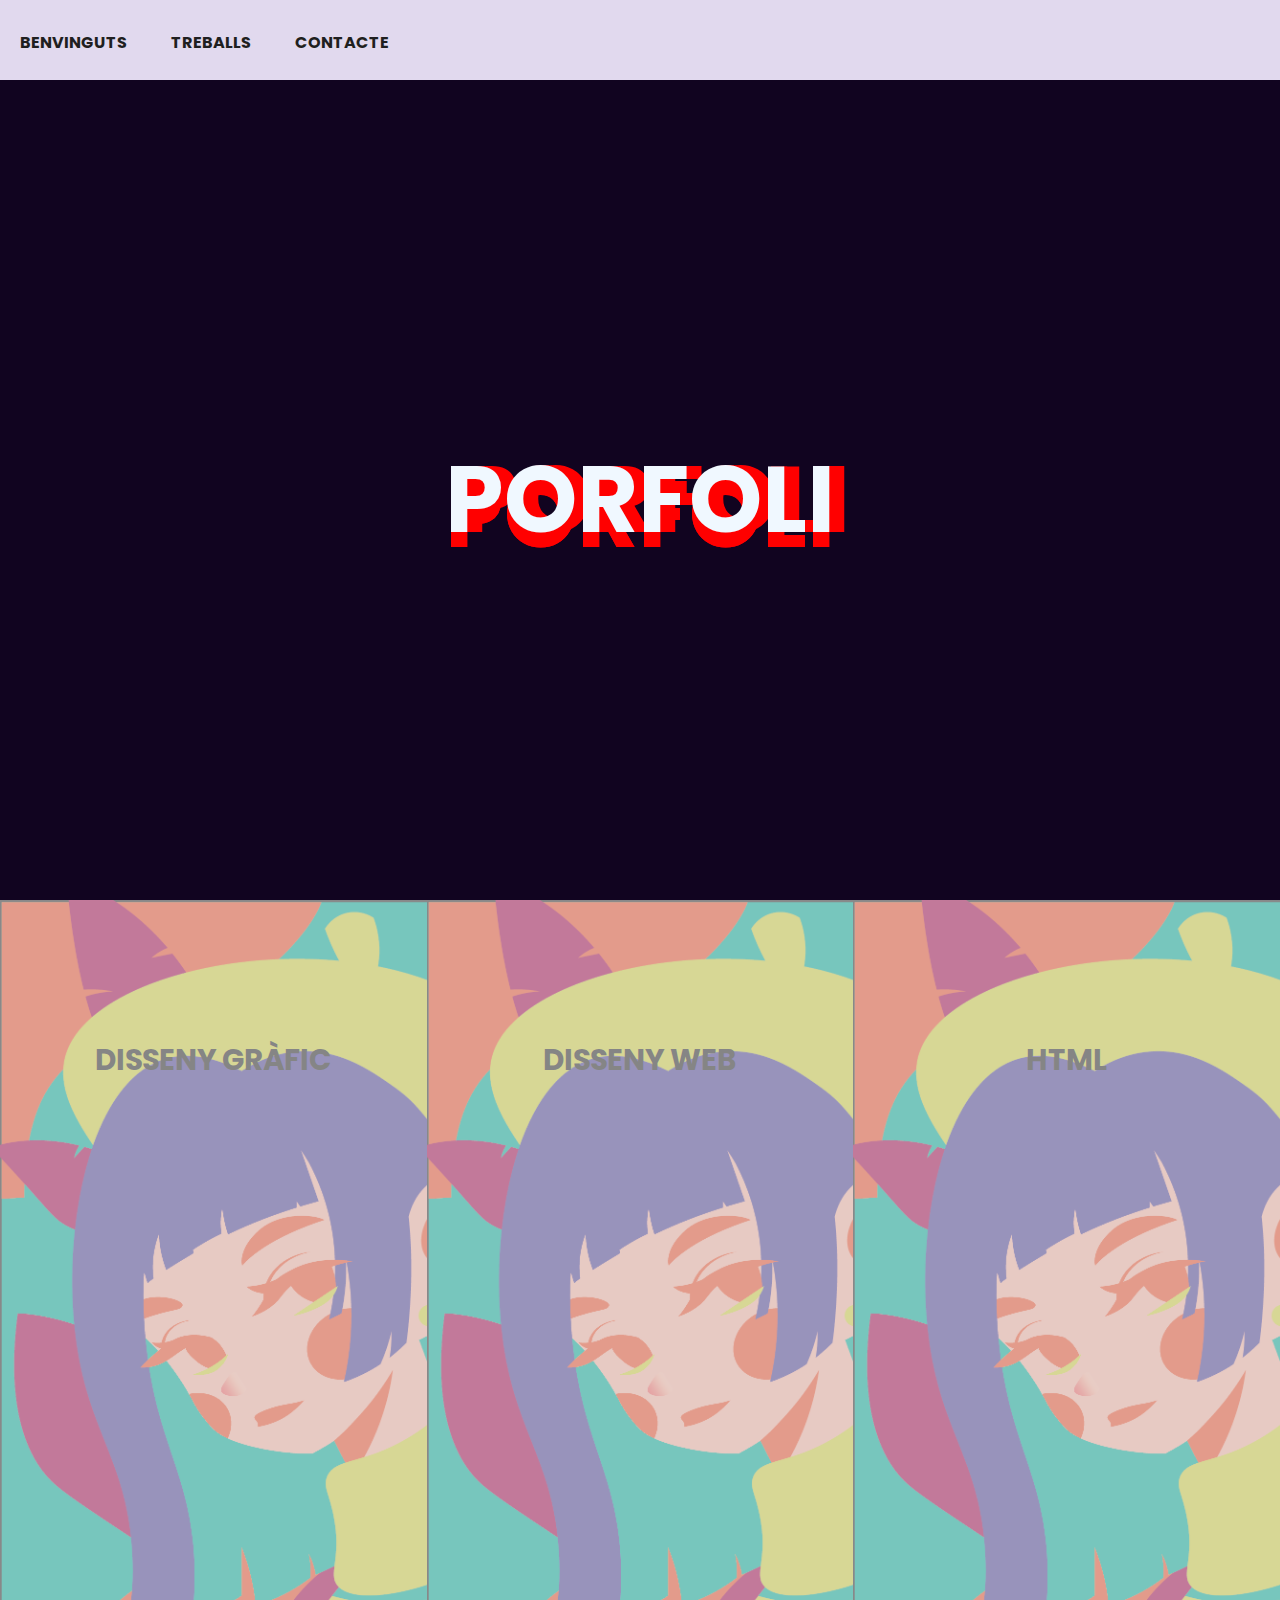
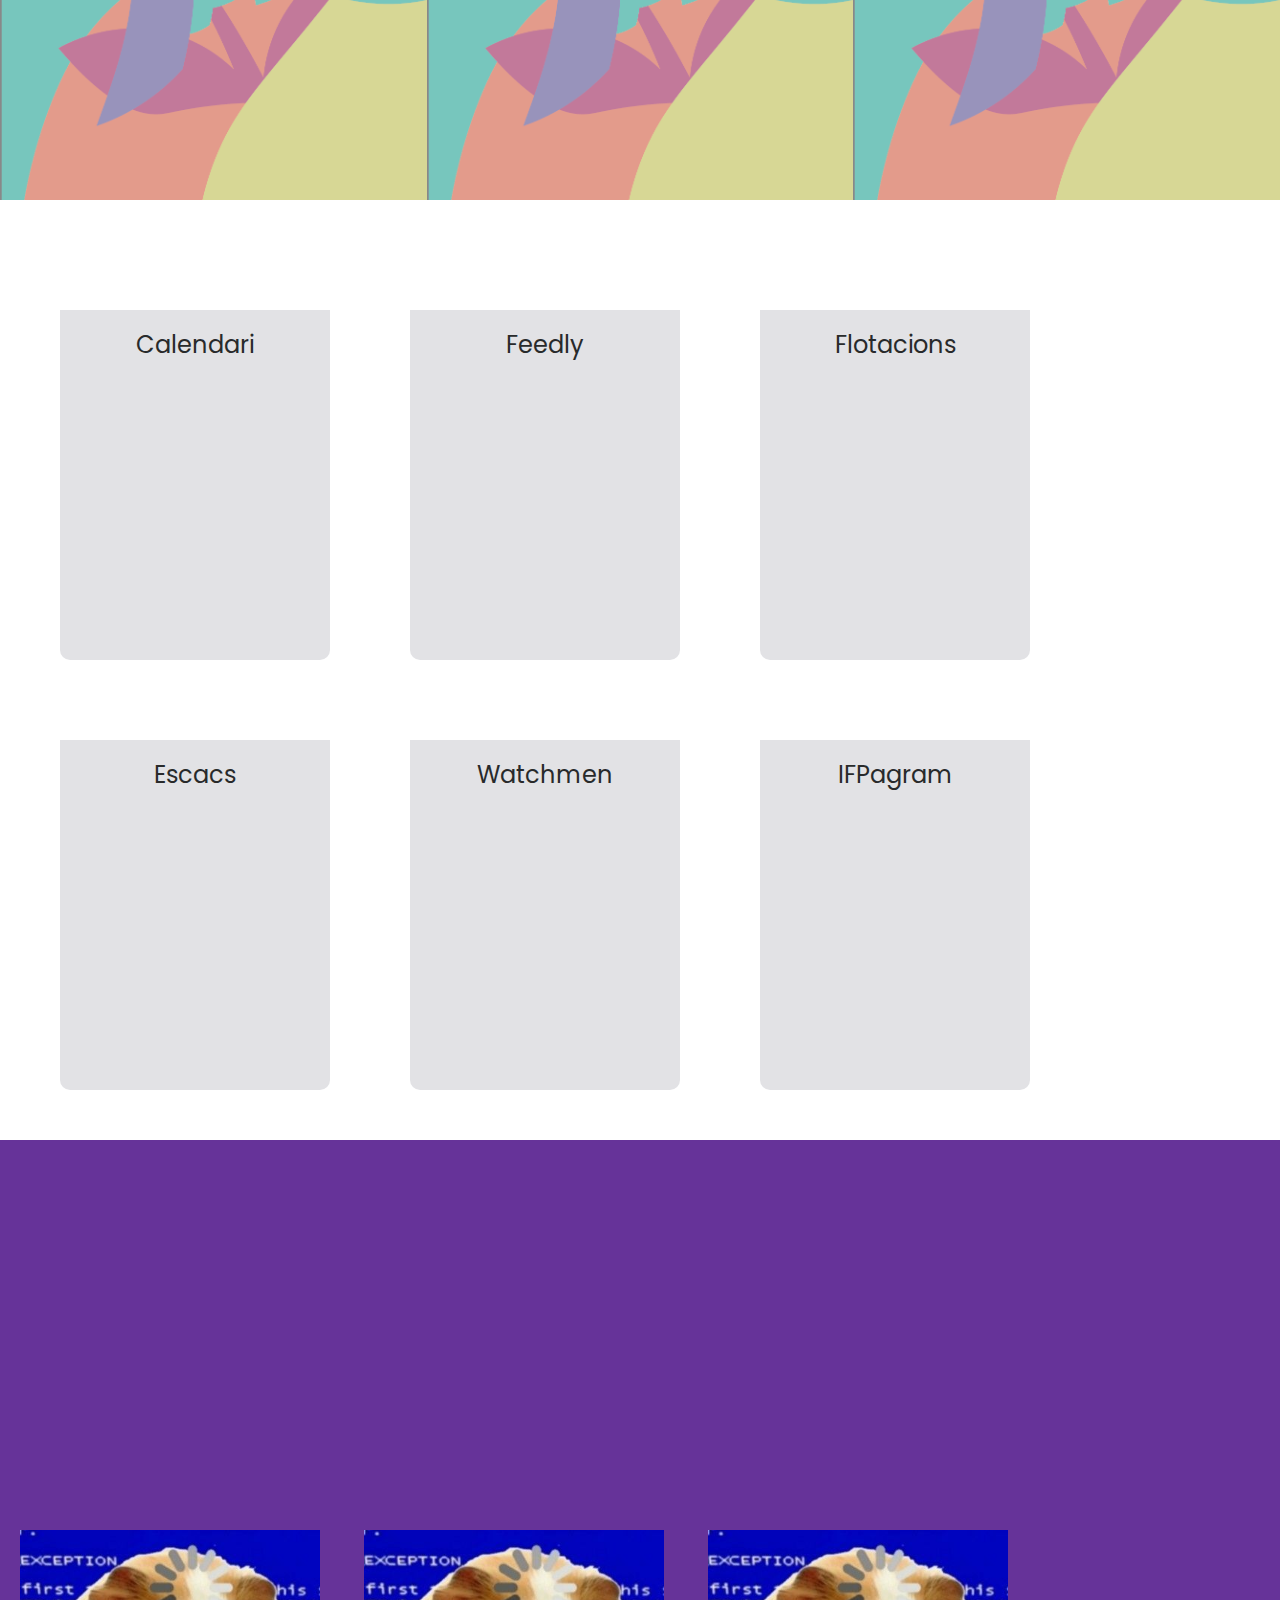
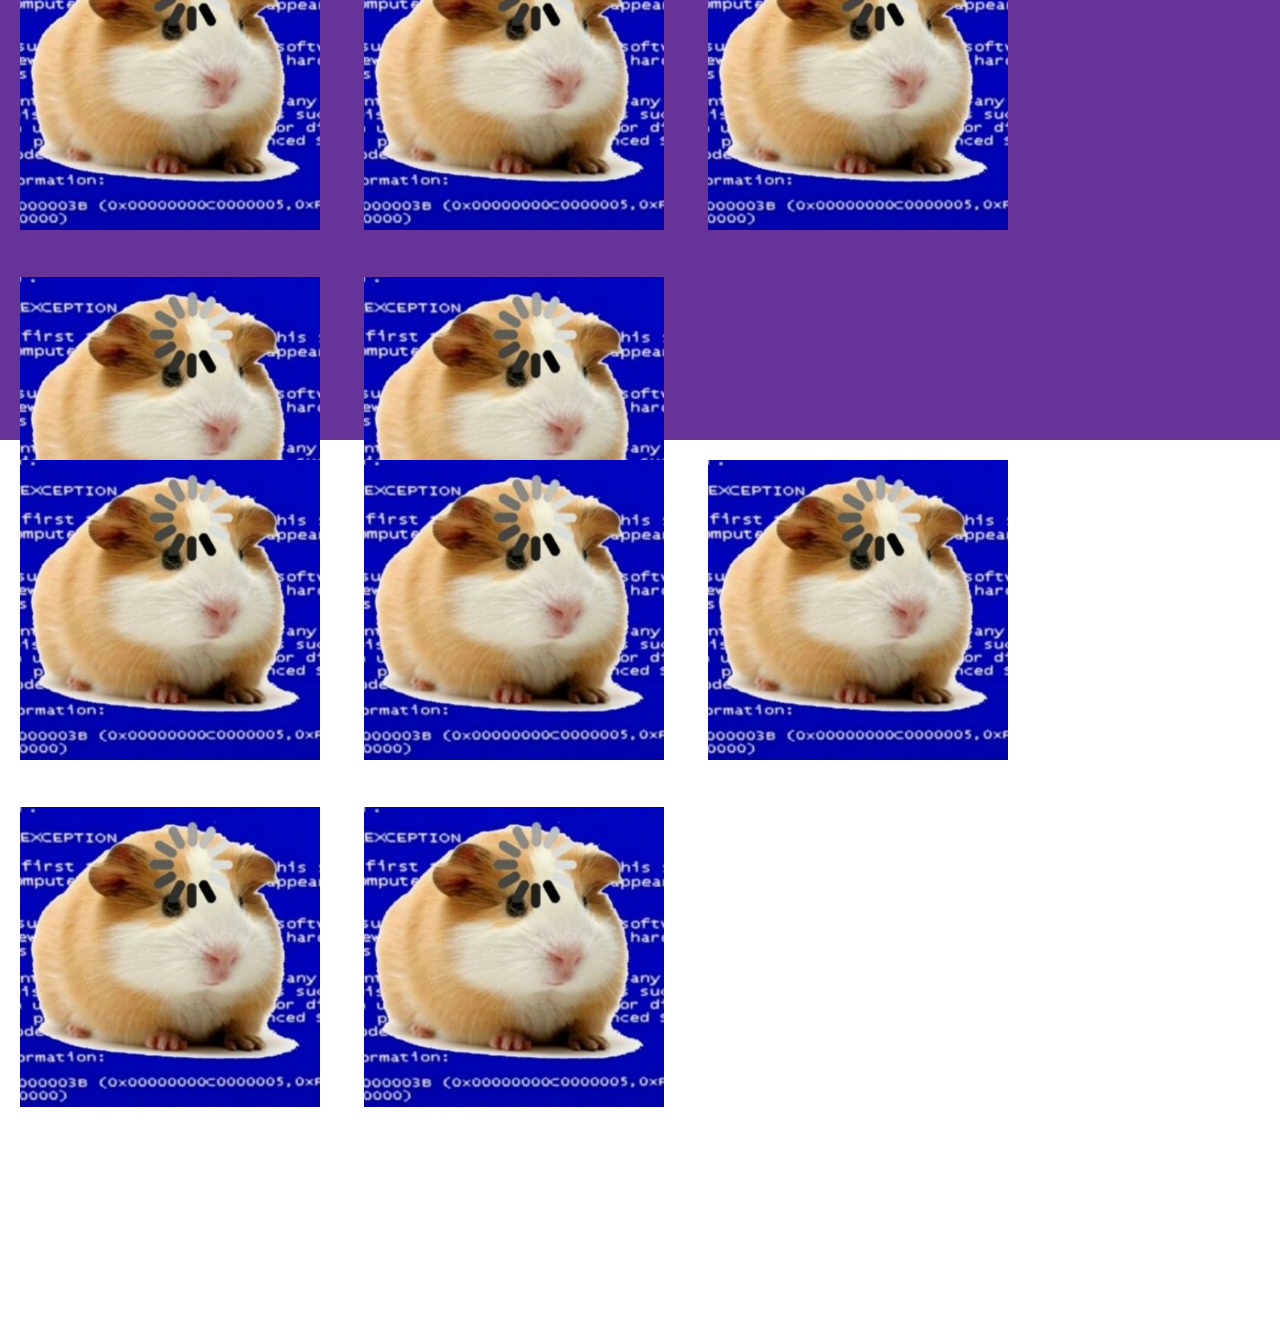
<file: index.html>
<!DOCTYPE html>
<html lang="en">
<head>
    <meta charset="UTF-8">
    <meta name="viewport" content="width=device-width, initial-scale=1.0">
    <title>La meva pagina</title>
    <link rel="stylesheet" href="css/style.css">
</head>
<body>
    <nav>
        <ul>
            <div class="logo"></div>
            <a href="#p1"><li>BENVINGUTS</li></a>
            <a href="#p2"><li>TREBALLS</li></a>
            <a href="#p6"><li>CONTACTE</li></a>
        </ul>
    </nav>
    <div class="pag p1" id="p1">
        <h1>PORFOLI</h1>
    </div>
    <!--TREBALLS-->
    <div class="pag p2" id="p2">
        <a href="#p3">
            <li>DISSENY GRÀFIC</li>
        </a>
        <a href="#p3">
            <li>DISSENY WEB</li>
        </a>
        <a href="#p3">
            <li>HTML</li>
        </a>
    </div>
    <!--HTML-->
    <div class="pag p3" id="p3">
        <a href="../MP08UF1002_ruizP_calendari/calendari+css.html" target="_blank">
            <li>Calendari</li>
        </a>
        <a href="../MP08UF1003_ruizP_Feedly/index.html" target="_blank">
            <li>Feedly</li>
        </a>
        <a href="../MP08UF1004_ruizP_Flotacions/index.html" target="_blank">
            <li>Flotacions</li>
        </a>
        <a href="../MP08UF1005_ruizP_escacs/index.html" target="_blank">
            <li>Escacs</li>
        </a>
        <a href="../MP08UF1006_ruizP_watchmen/index.html" target="_blank">
            <li>Watchmen</li>
        </a>
        <a href="../MP08UF1007_ruizP_ifpagram/index.html" target="_blank">
            <li>IFPagram</li>
        </a>
        <a href="../MP08UF01009_ruizP_careta/index.html" target="_blank">
            <li>Careta</li>
        </a>
        <a href="../MP08UF1E01_examen_ruizP/index.html" target="_blank">
            <li>Pelis</li>
        </a>
        <a href="../MP08UF02002_pruiz_photoshop/index.html" target="_blank">
            <li>Photoshop</li>
        </a>
    </div>
    <!--WEB-->
    <div class="pag p4" id="p4">
        <div class="galeria">
            <img src="img/si.jpg" alt="">
            <img src="img/si.jpg" alt="">
            <img src="img/si.jpg" alt="">
            <img src="img/si.jpg" alt="">
            <img src="img/si.jpg" alt="">
        </div>
    </div>
    <!--DISSENY-->
    <div class="pag p5">
        <img src="img/si.jpg" alt="">
        <img src="img/si.jpg" alt="">
        <img src="img/si.jpg" alt="">
        <img src="img/si.jpg" alt="">
        <img src="img/si.jpg" alt="">
    </div>
</body>
</html>
</file>
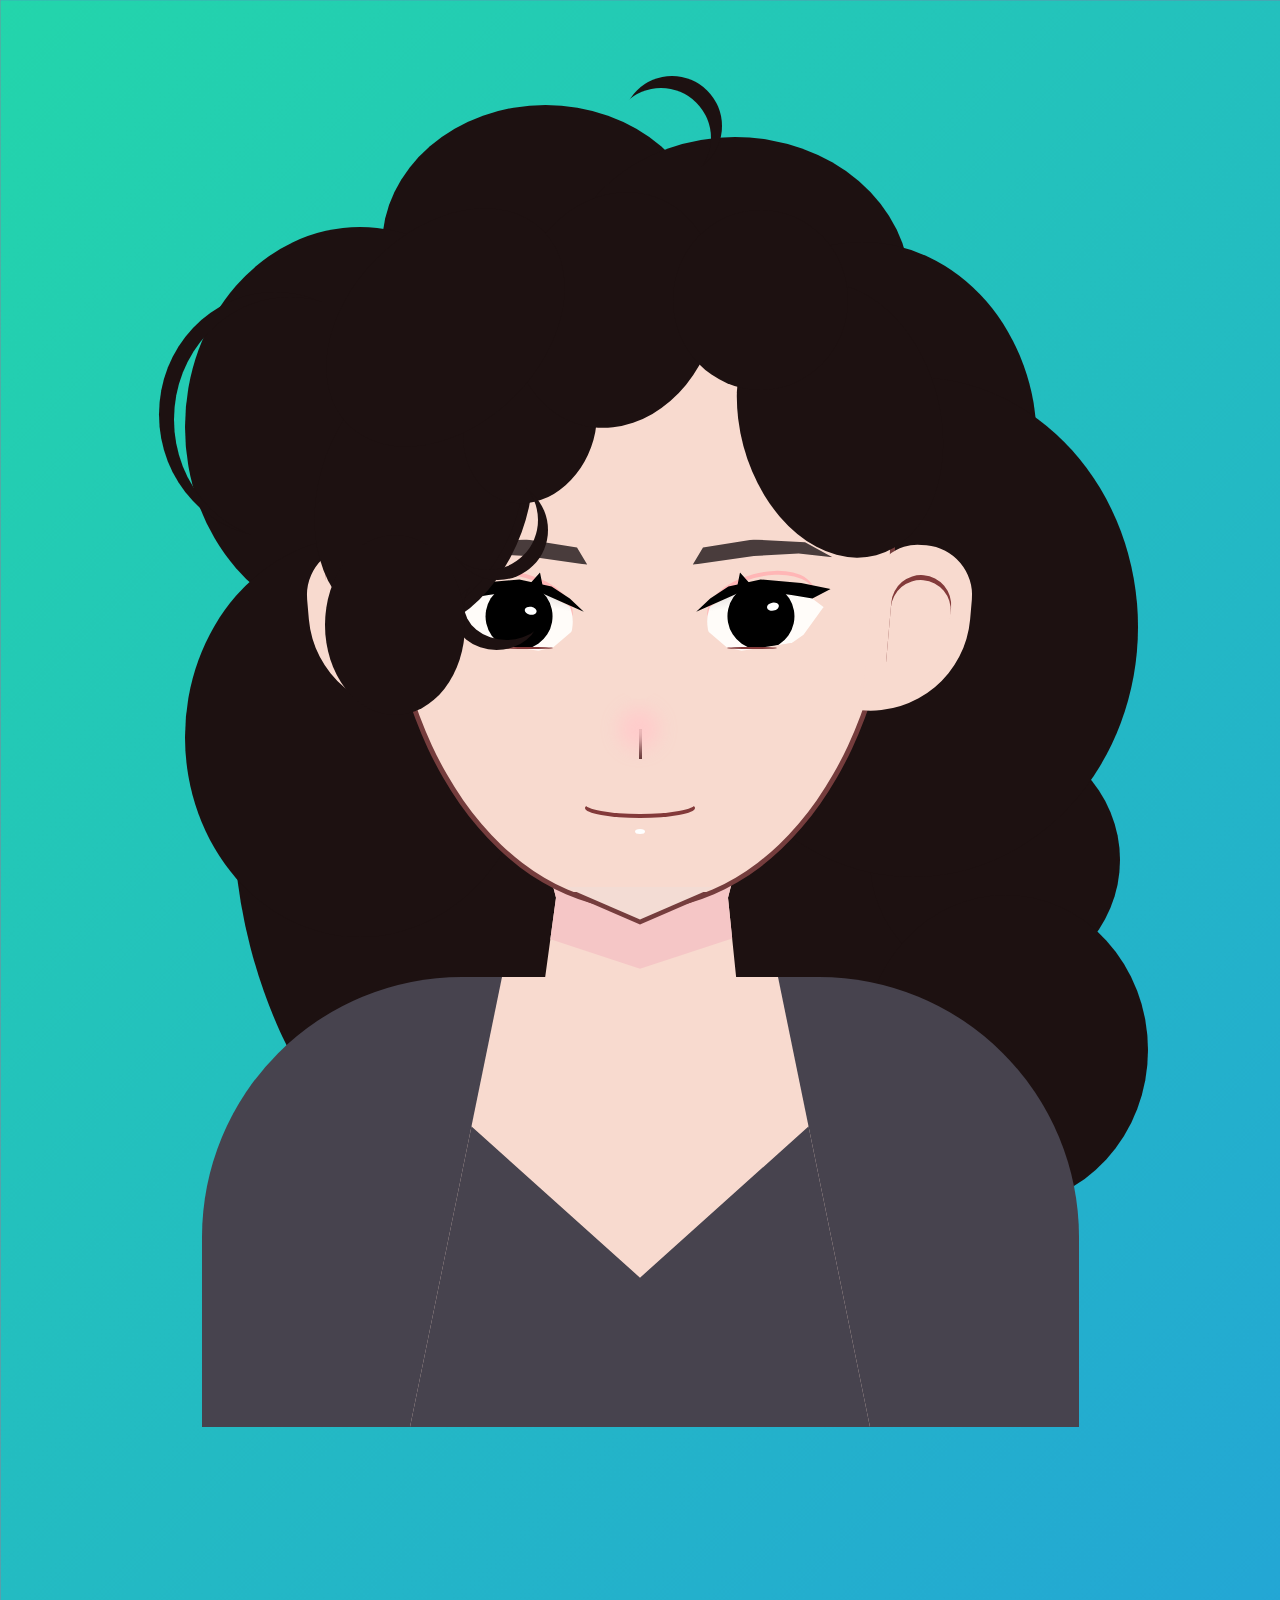
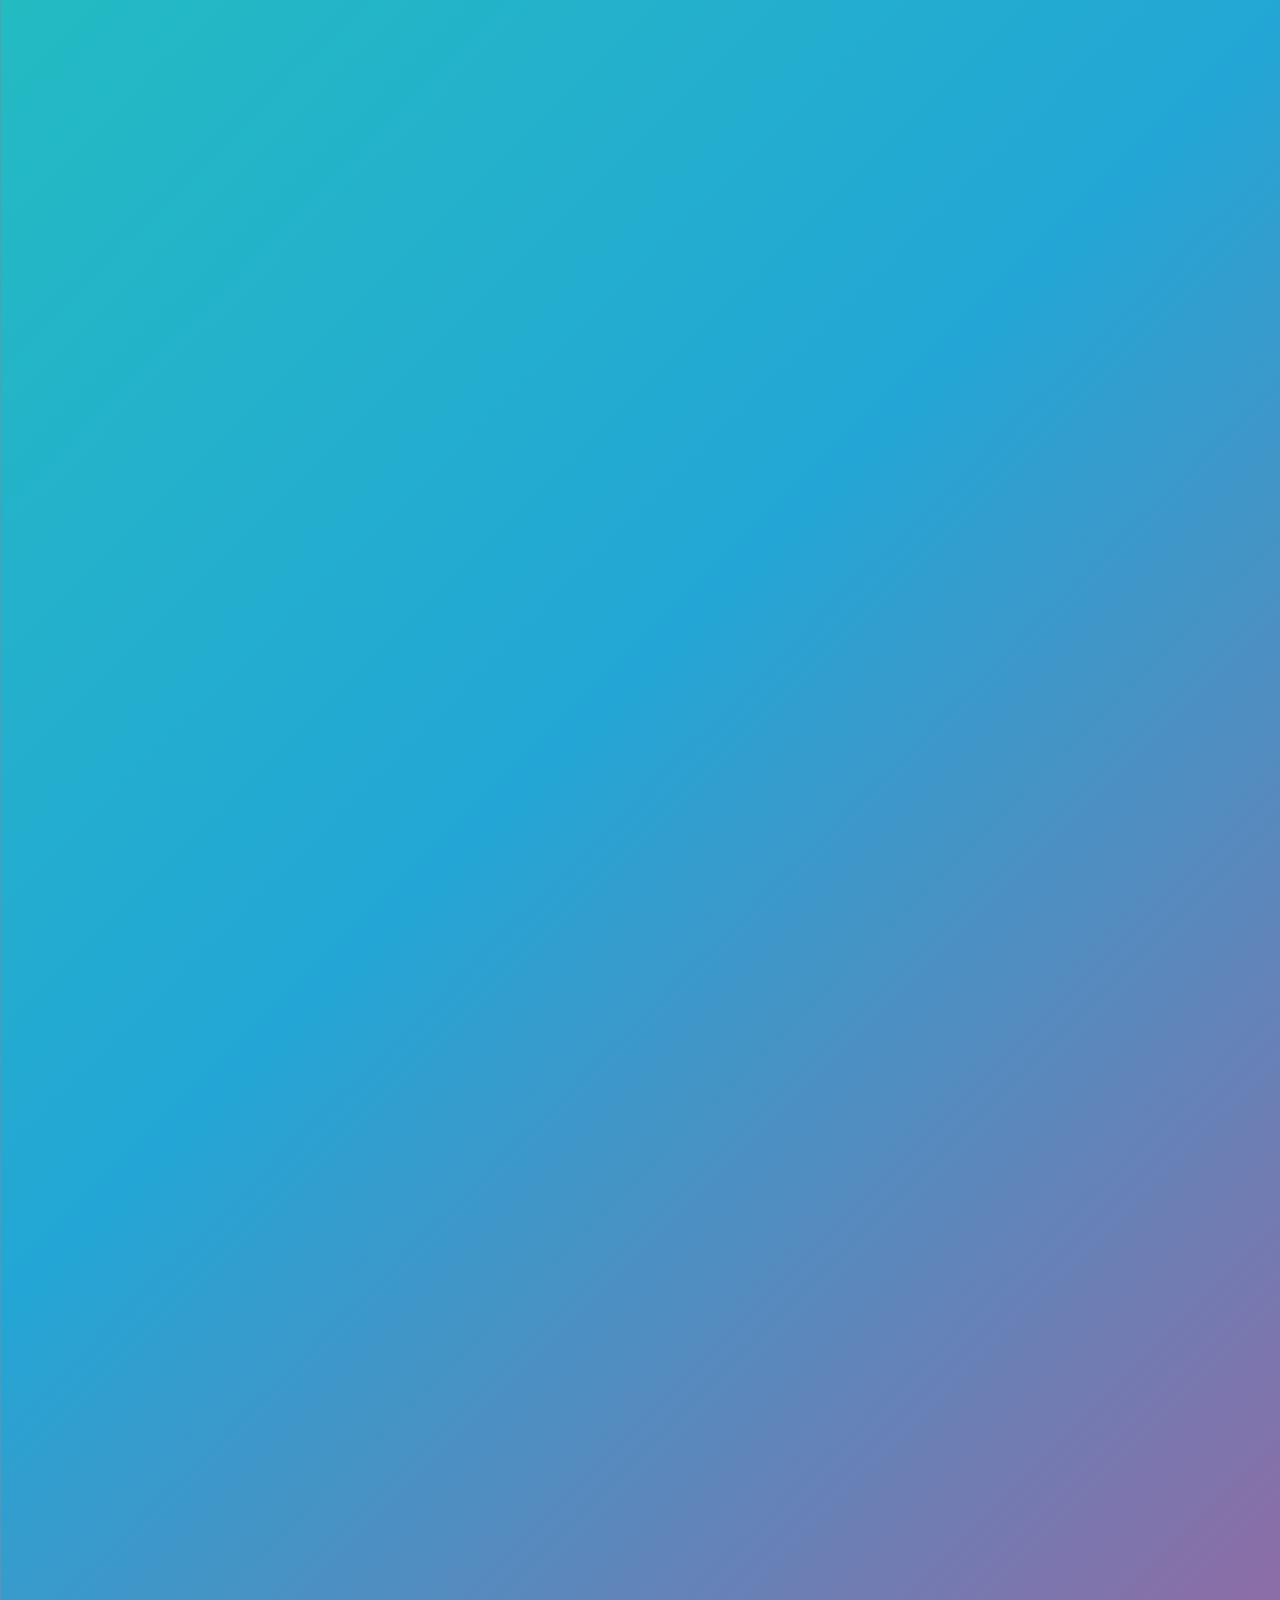
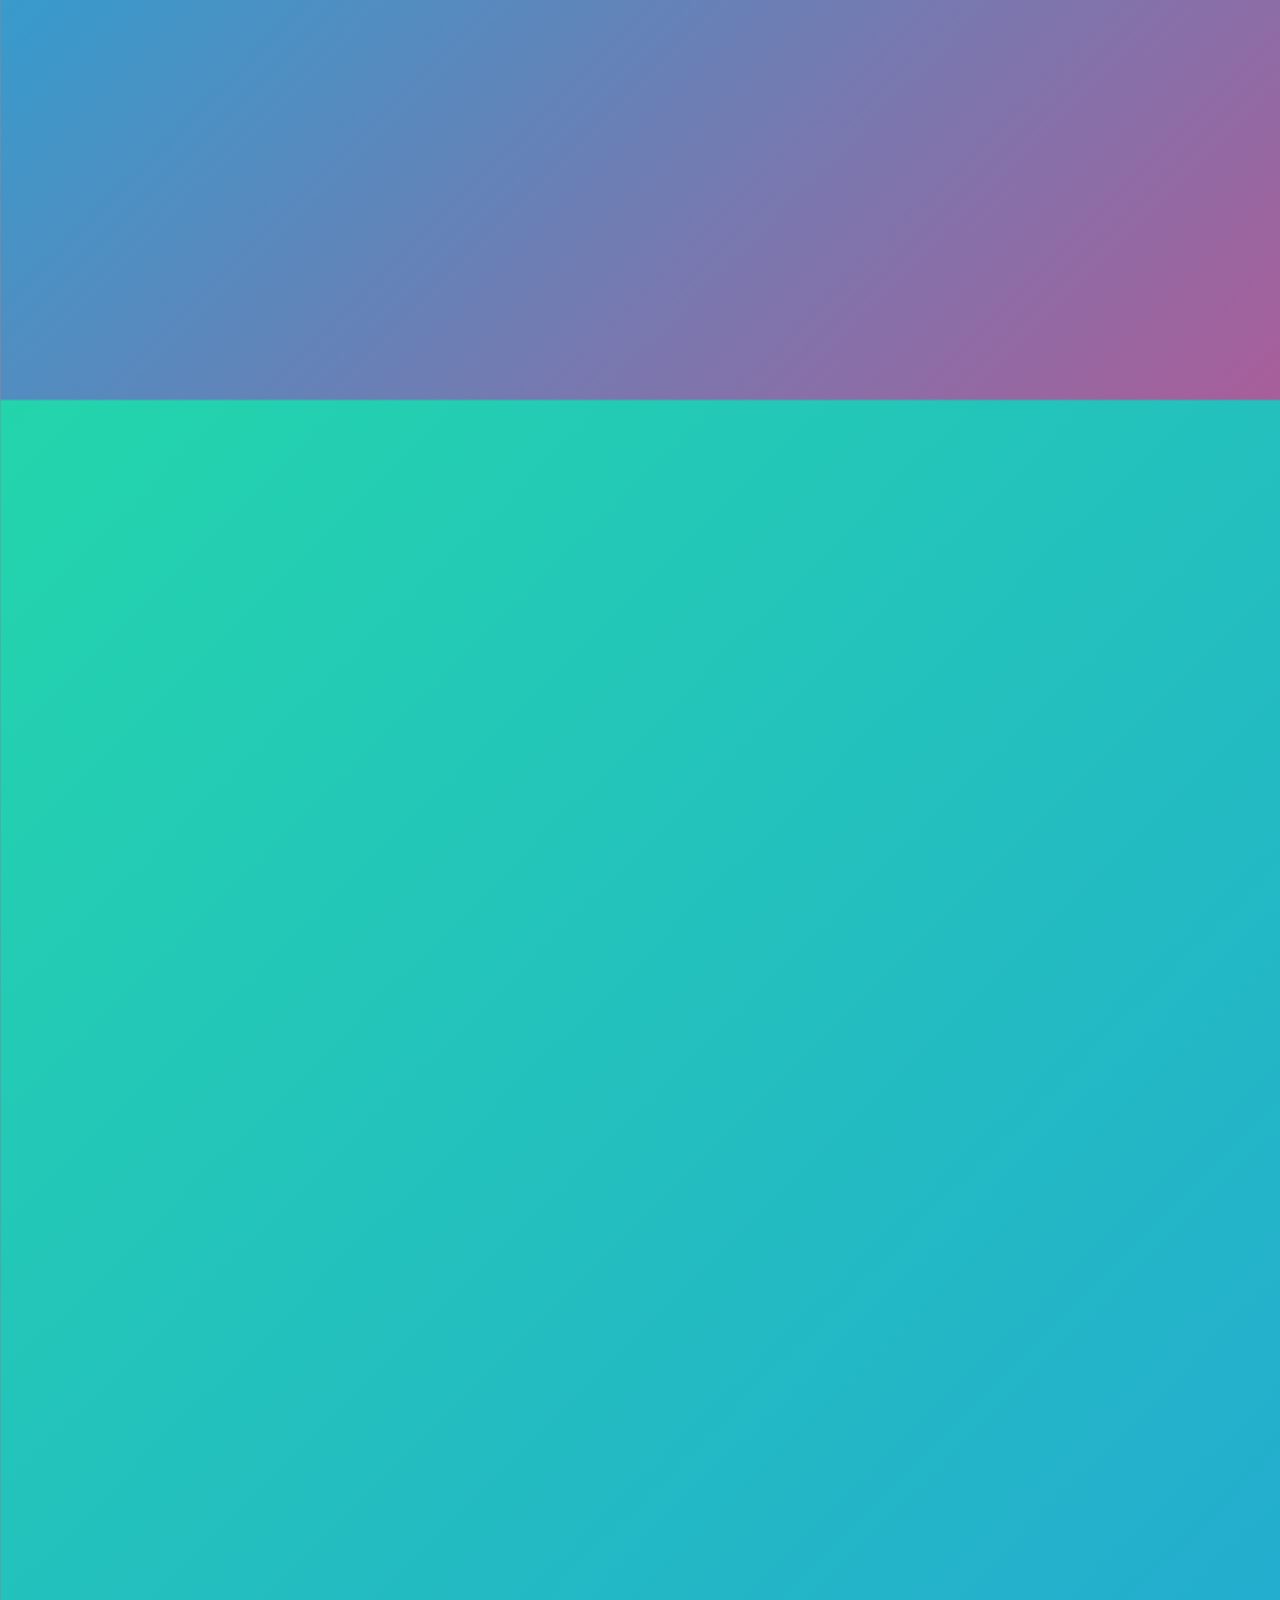
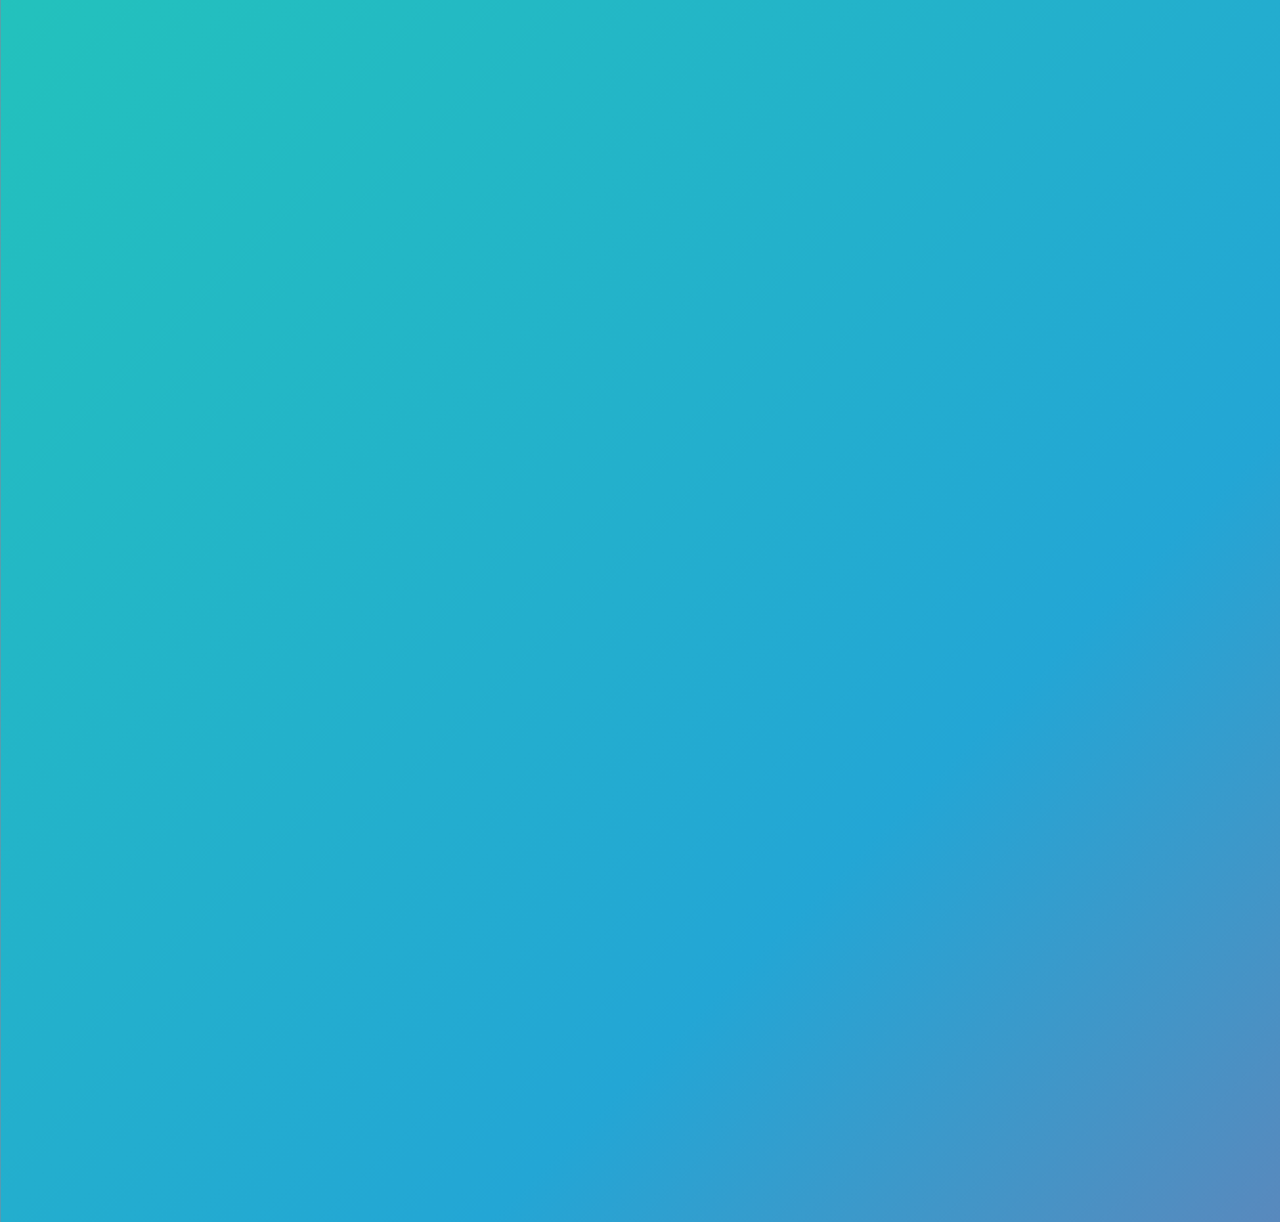
<file: MP08UF01009_ruizP_careta/index.html>
<!DOCTYPE html>
<html lang="en">
<head>
    <meta charset="UTF-8">
    <meta name="viewport" content="width=device-width, initial-scale=1.0">
    <title>pruiz</title>
    <link rel="stylesheet" href="css/style.css">
</head>
<body>
    <div class="cap" id="pruiz">
        <div class="serrell">
            <div class="flequillo f1"></div>
            <div class="flequillo f2"></div>
            <div class="flequillo f3"></div>
            <div class="flequillo f4"></div>
            <div class="flequillo f5"></div>
            <div class="flequillo f6"></div>
            <div class="flequillo f7"></div>
            <div class="flequillo f8"></div>
            <div class="flequillo f9"></div>
            <div class="flequillo f10"></div>
            <div class="flequillo f11"></div>
            <div class="flequillo f12"></div>
            <div class="flequillo f13"></div>
            <div class="flequillo f14"></div>
        </div>
        <div class="cara">
            <div class="front">
                <div class="ceja cj1"></div>
                <div class="ceja cj2"></div>
            </div>
            <div class="mirada">
                <div class="eyeliner e1"></div>
                <div class="eyeliner e2"></div>
                <div class="ull">
                    <div class="iris">
                        <div class="pupila">
                            <div class="linOjo">
                                <div class="brilloOjo"></div>
                                <div class="star"></div>
                            </div>
                        </div>
                    </div>
                    <div class="reflex"></div>
                </div>
                <div class="ull u2">
                    <div class="iris">
                        <div class="pupila">
                             <div class="brilloOjo bo1"></div>
                        </div>
                        <div class="reflex"></div>
                    </div>
                </div>
                <div class="parpado"></div>
                <div class="parpado p2"></div>
                <div class="pinferior pi1"></div>
                <div class="pinferior pi2"></div>
                <div class="pestanyes">
                    <div class="pestanya el1"></div>
                    <div class="pestanya el2"></div>
                </div>
            </div>
            <div class="orelles">
                <div class="orella o1">
                    <div class="interiororella io1"></div>
                </div>
                <div class="orella o2">
                    <div class="pendiente">
                        <div class="penddiente2"></div>
                    </div>
                    <div class="interiororella io2"></div>
                </div>
            </div>
            <div class="nas">
                <div class="nassdw"></div>
            </div>
            <div class="boca">
                <div class="toplip"></div>
                <div class="botlip"></div>
                <div class="brilloBoca"></div>
            </div>
            <div class="barbeta b1"></div>
            <div class="barbeta b2"></div>

        </div>
        <div class="coll">
            <div class="sdwColl"></div>
        </div>
        <div class="pelos">
            <div class="pelo c1"></div>
            <div class="pelo c2"></div>
            <div class="pelo c3"></div>
            <div class="pelo c4"></div>
            <div class="pelo c5"></div>
            <div class="pelo c6"></div>
            <div class="pelo c7"></div>
            <div class="pelo c8"></div>
            <div class="pelo c9"></div>
            <div class="pelo c10"></div>
            <div class="pelo c11"></div>
            <div class="pelo c12"></div>
            <div class="pelo c13"></div>
        </div>
        <div class="samarreta">
            <div class="s1">
                <div class="s3"></div>
            </div>
            <div class="s2"></div>
        </div>
       
    </div>
</body>
</html>
</file>
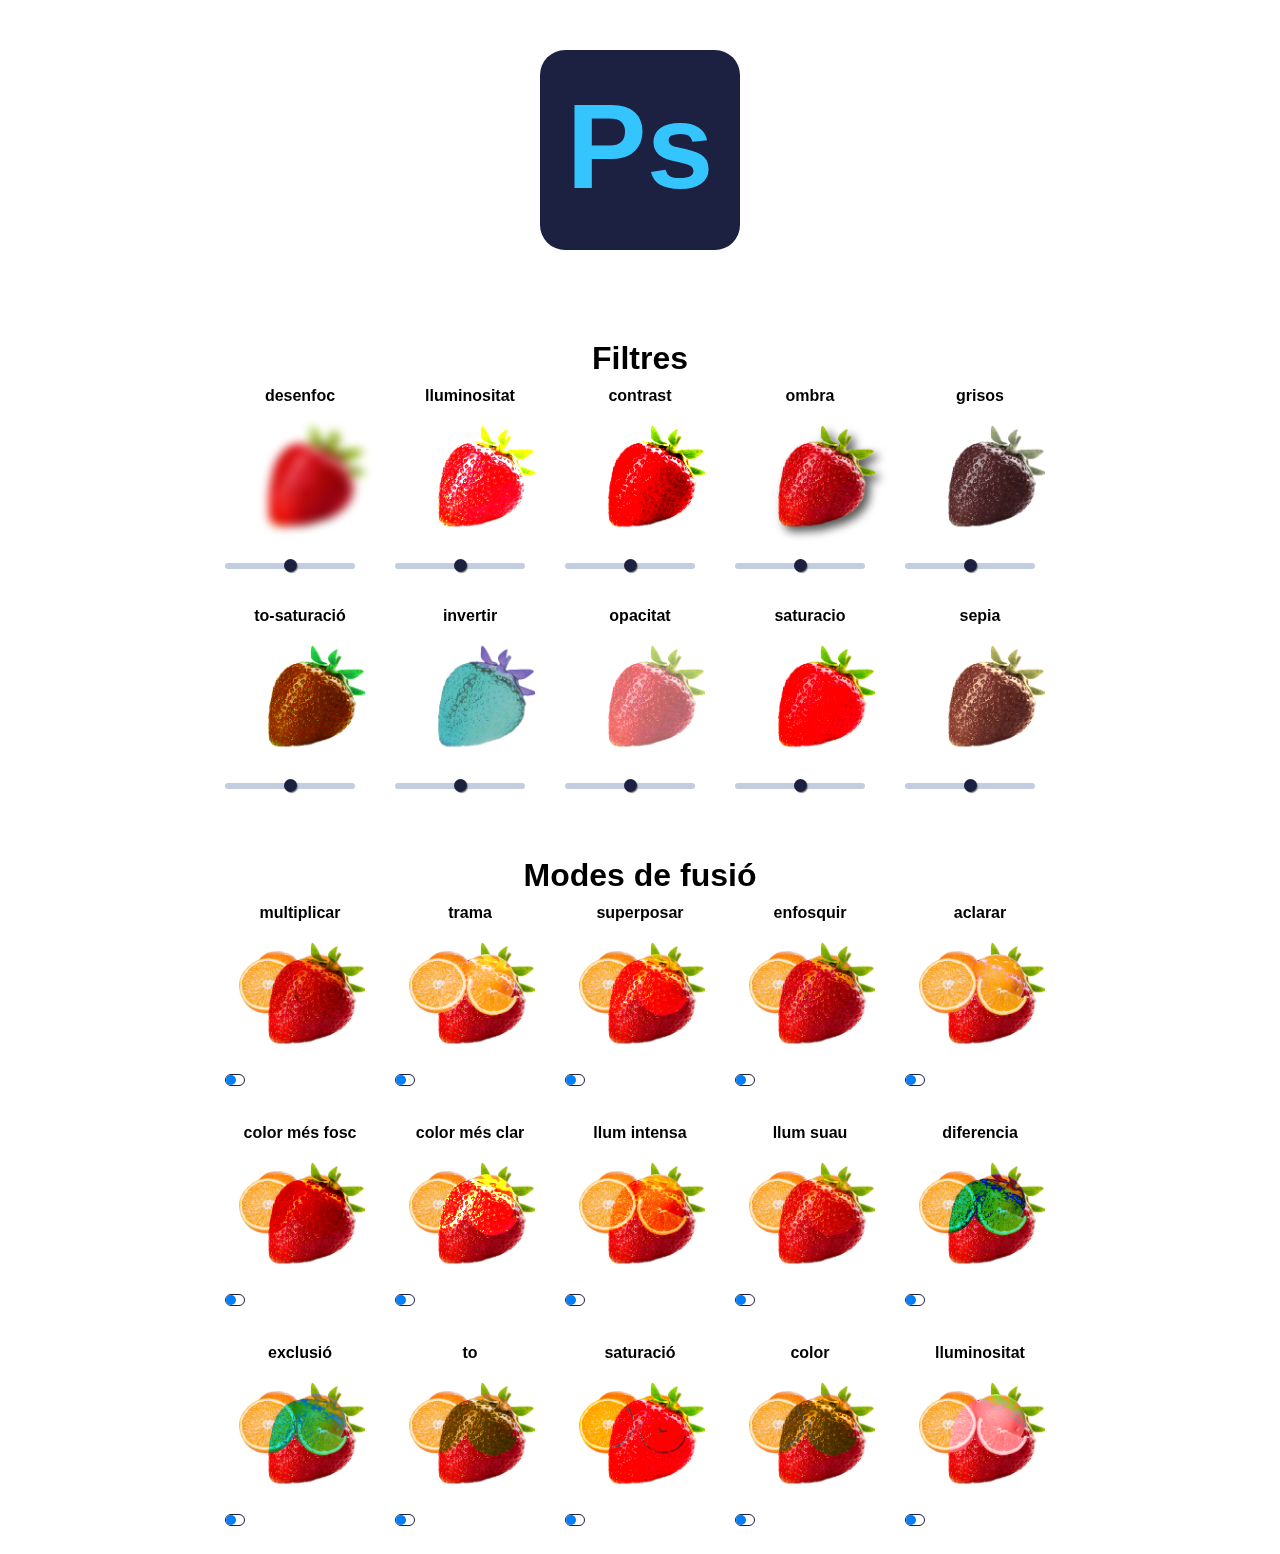
<file: MP08UF02002_pruiz_photoshop/index.html>
<!DOCTYPE html>
<html lang="en">
<head>
    <meta charset="UTF-8">
    <meta name="viewport" content="width=device-width, initial-scale=1.0">
    <title>Fruit</title>
    <link rel="stylesheet" href="css/style.css">
</head>
<body>
    <div class="logo">Ps</div>
    <div class="filtes">
        <h1>Filtres</h1>

        <div class="filtres"></div>
        <div class="fil desenfoc">
            <h2>desenfoc</h2>
            <div class="imatge"></div>
            <input type="range">
        </div>
        <div class="fil lluminositat">
            <h2>lluminositat</h2>
            <div class="imatge"></div>
            <input type="range">
        </div>
        <div class="fil contrast">
            <h2>contrast</h2>
            <div class="imatge"></div>
            <input type="range">
        </div>
        <div class="fil ombra">
            <h2>ombra</h2>
            <div class="imatge"></div>
            <input type="range">
        </div>
        <div class="fil grisos">
            <h2>grisos</h2>
            <div class="imatge"></div>
            <input type="range">
        </div>
        <div class="fil to-saturacio">
            <h2>to-saturació</h2>
            <div class="imatge"></div>
            <input type="range">
        </div>
        <div class="fil invertir">
            <h2>invertir</h2>
            <div class="imatge"></div>
            <input type="range">
        </div>
        <div class="fil opacitat">
            <h2>opacitat</h2>
            <div class="imatge"></div>
            <input type="range">
        </div>
        <div class="fil saturacio">
            <h2>saturacio</h2>
            <div class="imatge"></div>
            <input type="range">
        </div>
        <div class="fil sepia">
            <h2>sepia</h2>
            <div class="imatge"></div>
            <input type="range">
        </div>
    </div>
    <div class="fusions">
        <h1>Modes de fusió</h1>
        <div class="fil multiplicar">
            <h2>multiplicar</h2>
            <div class="imatge">
                <div class="superposada"></div>
            </div>
            <input type="checkbox">
        </div>
        <div class="fil trama">
            <h2>trama</h2>
            <div class="imatge">
                <div class="superposada"></div>
            </div>
            <input type="checkbox">
        </div>
        <div class="fil superposar">
            <h2>superposar</h2>
            <div class="imatge">
                <div class="superposada"></div>
            </div>
            <input type="checkbox">
        </div>
        <div class="fil enfosquir">
            <h2>enfosquir</h2>
            <div class="imatge">
                <div class="superposada"></div>
            </div>
            <input type="checkbox">
        </div>
        <div class="fil aclarar">
            <h2>aclarar</h2>
            <div class="imatge">
                <div class="superposada"></div>
            </div>
            <input type="checkbox">
        </div>
        <div class="fil colorfosc">
            <h2>color més fosc</h2>
            <div class="imatge">
                <div class="superposada"></div>
            </div>
            <input type="checkbox">
        </div>
        <div class="fil colorclar">
            <h2>color més clar</h2>
            <div class="imatge">
                <div class="superposada"></div>
            </div>
            <input type="checkbox">
        </div>
        <div class="fil llumintensa">
            <h2>llum intensa</h2>
            <div class="imatge">
                <div class="superposada"></div>
            </div>
            <input type="checkbox">
        </div>
        <div class="fil llumsuau">
            <h2>llum suau</h2>
            <div class="imatge">
                <div class="superposada"></div>
            </div>
            <input type="checkbox">
        </div>
        <div class="fil diferencia">
            <h2>diferencia</h2>
            <div class="imatge">
                <div class="superposada"></div>
            </div>
            <input type="checkbox">
        </div>
        <div class="fil exclusio">
            <h2>exclusió</h2>
            <div class="imatge">
                <div class="superposada"></div>
            </div>
            <input type="checkbox">
        </div>
        <div class="fil to">
            <h2>to</h2>
            <div class="imatge">
                <div class="superposada"></div>
            </div>
            <input type="checkbox">
        </div>
        <div class="fil saturacio">
            <h2>saturació</h2>
            <div class="imatge">
                <div class="superposada"></div>
            </div>
            <input type="checkbox">
        </div>
        <div class="fil color">
            <h2>color</h2>
            <div class="imatge">
                <div class="superposada"></div>
            </div>
            <input type="checkbox">
        </div>
        <div class="fil brillantor">
            <h2>lluminositat</h2>
            <div class="imatge">
                <div class="superposada"></div>
            </div>
            <input type="checkbox">
        </div>
    </div>

</body>
</html>
</file>
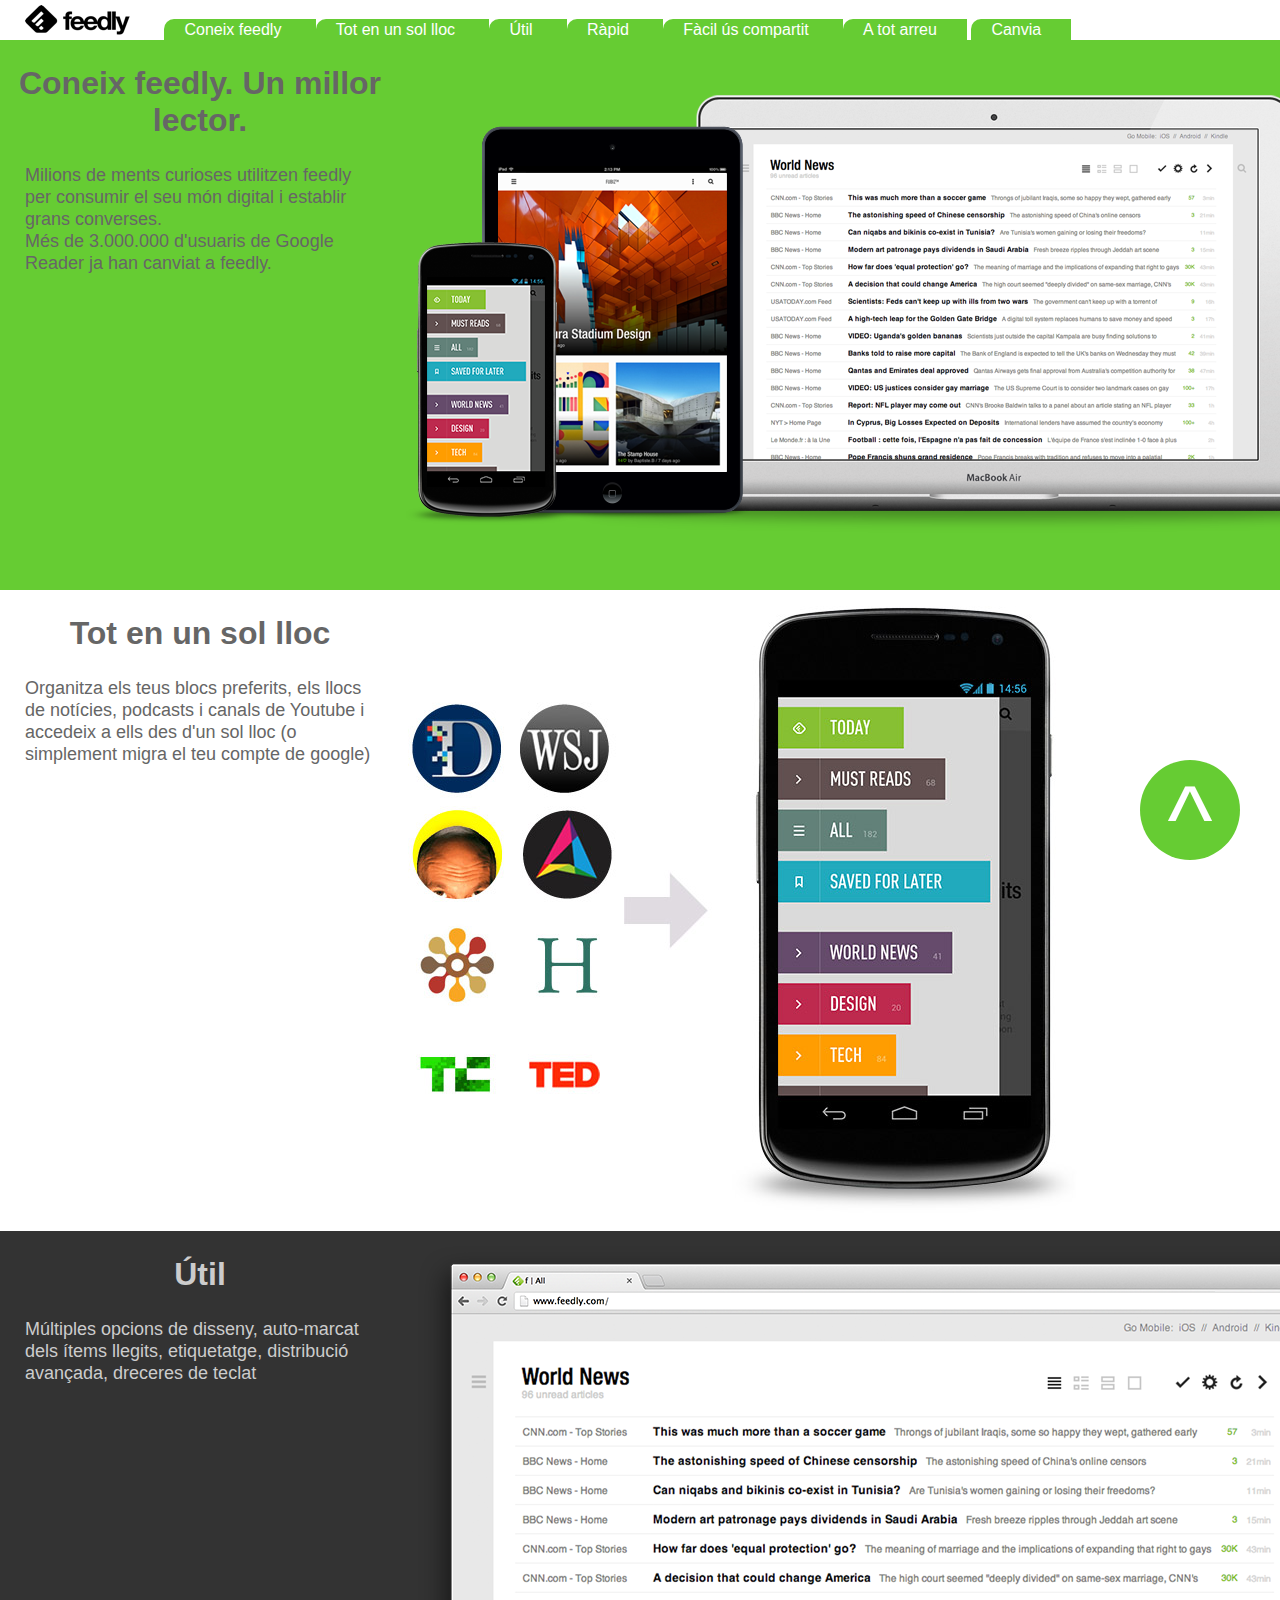
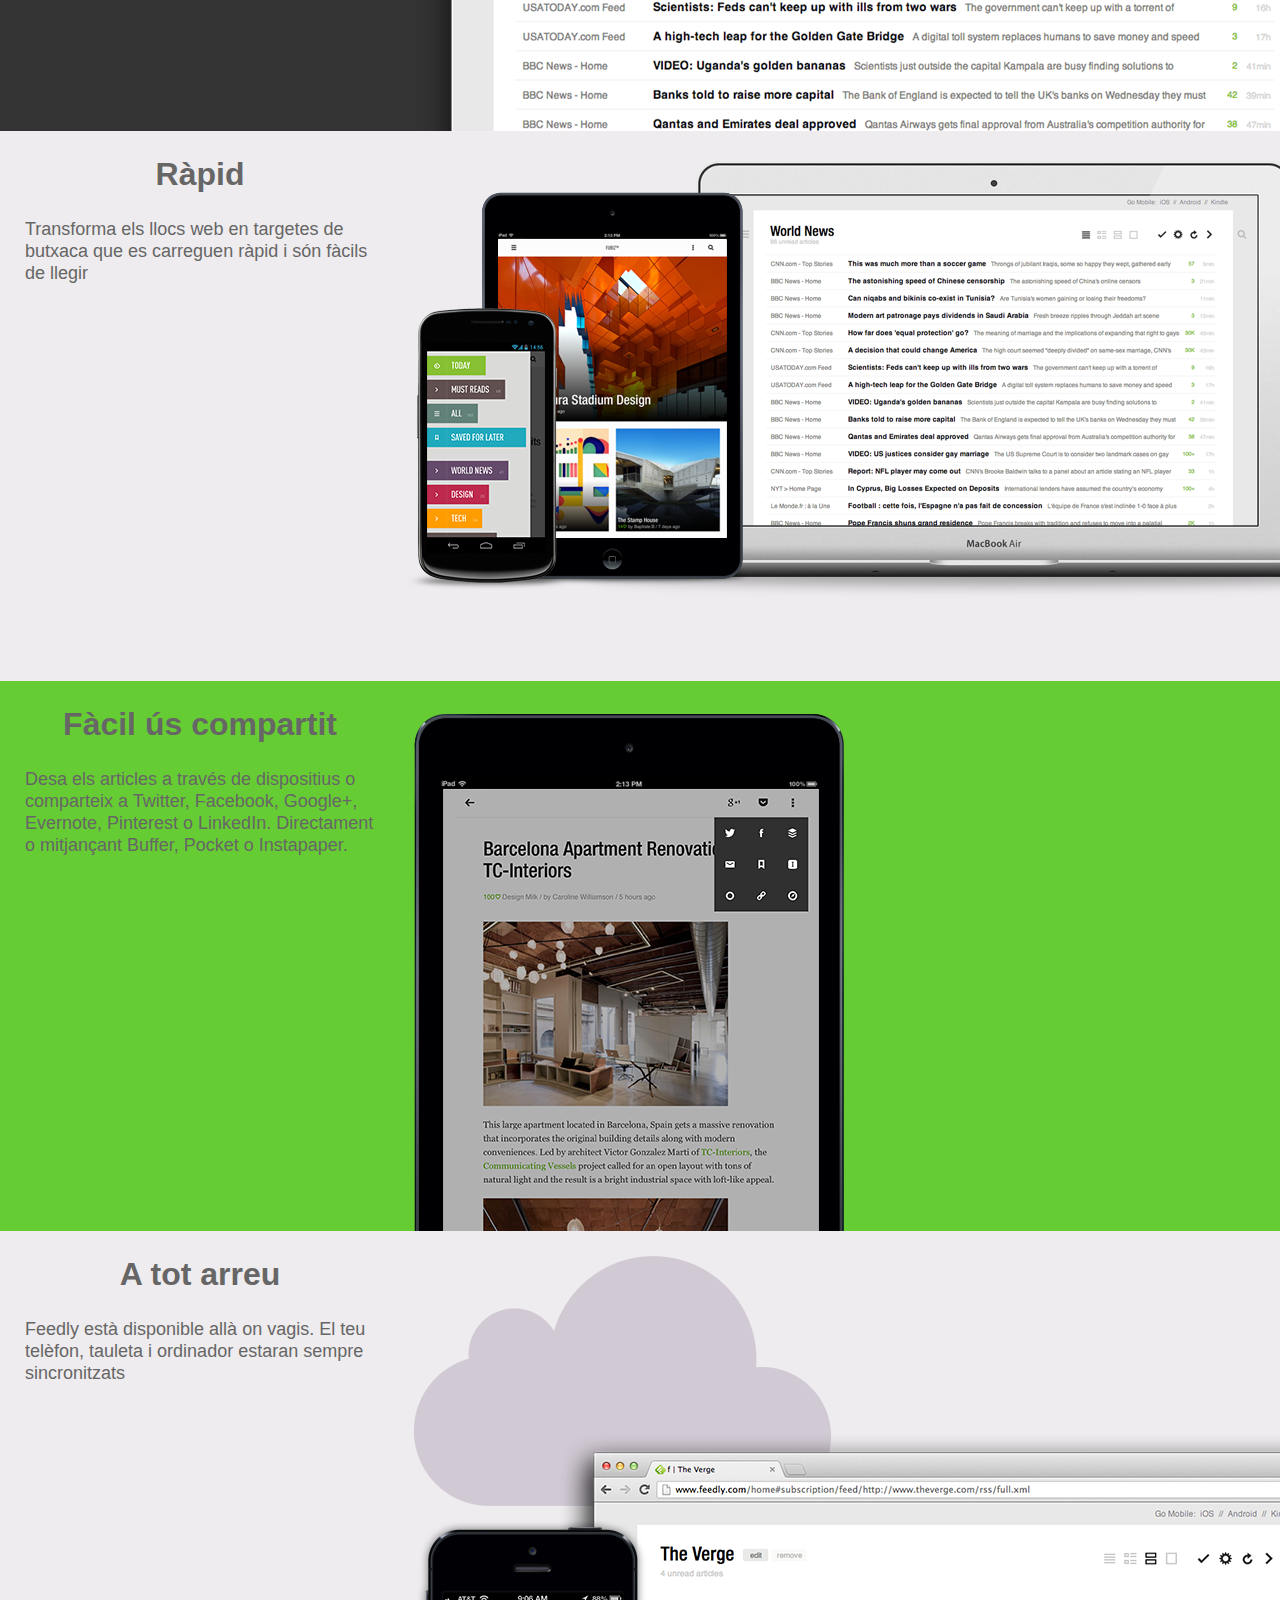
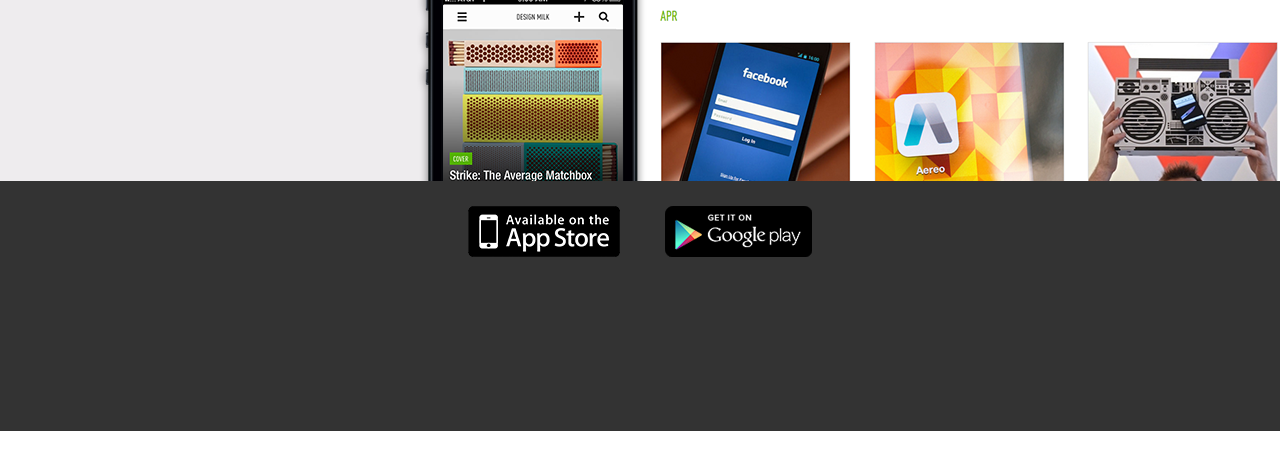
<file: MP08UF1003_ruizP_Feedly/index.html>
<!DOCTYPE html>
<html lang="en">
<head>
    <meta charset="UTF-8">
    <meta name="viewport" content="width=device-width, initial-scale=1.0">
    <title>Document</title>
    <style>
        body{
            margin:0;
            color: #666;
            font-family: helvetica;
        }
        h1{
            margin: 0;
            padding: 25px 0;
            text-align: center;
            width: 400px;
        }
        p{
            margin:0;
            font-size: 18px;
            line-height: 22px;
            width: 350px;
            padding: 0 25px;
        }
        .clar{
            color: #ccc;
        }
        .navegacio{
            height: 40px;
            background-color: white;
            padding: 0px;
        } 
        .coneix{
            height: 550px;
            background-color: #6c3;
            background-image: url(img/img-hero-full-list.png); /*--> poner una imagen de fondo */
            background-repeat: no-repeat;
            background-position: 400px 25px;
        } 
        .tot{
            height: 641px;
            background-color: #ffffff;
            background-image: url(img/allinone.jpg);
            background-repeat: no-repeat;
            background-position: 400px 0px;
        }
        .util{
            height: 500px;
            background-color: #333;
            background-image: url(img/curator-short.png);
            background-repeat: no-repeat;
            background-position: 400px 0px;
        }
        .rapid{
            height: 550px;
            background-color: #eeecee;
            background-image: url(img/img-hero-full-list.png);
            background-repeat: no-repeat;
            background-position: 400px 0px;
        }
        .facil{
            height: 550px;
            background-color: #6c3;
            background-image: url(img/mobile-share.png);
            background-repeat: no-repeat;
            background-position: 400px 15px;
        }
        .arreu{
            height: 550px;
            background-color: #eeecee;
            background-image: url(img/anywhere.png);
            background-repeat: no-repeat;
            background-position: 400px 10px;
        }
        .descarrega{
            height: 200px;
            background-color: #333;
            text-align: center;
            padding: 25px;
        }
        ul{
            padding: 5px;
            margin:0px;
        }
        li{
            display: inline;
            padding: 0 10px 0 0;
        }
        a:link{
            color: #ffffff;
            text-decoration: none;
            background-color: #6c3;
            padding: 2px 20px;
            border-radius: 10px 0px 0px 0px;
        }
        a:hover{
            color: #6c3;
            background-color: #666;
        }
        .sensestil{
            background-color: transparent;

        }
        .sensestil:link{
            background-color: transparent;    
        }
        .tornar{
            width: 100px;
            height: 100px;
            background-color: #6c3;
            border-radius: 50px;
            text-align: center;
            color: white;
            font-size: 96px;
            line-height: 120px;
            margin: 0 0 0 10px; 
            position: fixed;
            right: 40px;
            bottom: 40px;
        }
        .tornar:hover{
            background-color: #666;
        }
    </style>
</head>
<body>
    <div class="navegacio" id="inici">
        <ul>
            <a href="#inici" style="background-color: transparent;"><li><img src="img/feedly-logo-small-black.png"></li></a>
            <a href="#coneix"><li> Coneix feedly </li></a>
            <a href="#tot"><li> Tot en un sol lloc </li></a>
            <a href="#util"><li> Útil </li></a>
            <a href="#rapid"><li> Ràpid </li></a>
            <a href="#facil"><li> Fàcil ús compartit </li></a>
            <a href="#arreu"><li> A tot arreu</li></a>
            <a href="#descarrega"><li> Canvia </li></a>
        </ul>
    </div>
    <div class="coneix" id="coneix">
        <h1>Coneix feedly. Un millor lector.</h1>
        <p>Milions de ments curioses utilitzen feedly per consumir el seu món digital i establir grans converses.</p>
        <p>Més de 3.000.000 d'usuaris de Google Reader ja han canviat a feedly.</p>
    </div>
    <div class="tot" id="tot">
        <h1>Tot en un sol lloc</h1>
        <p> Organitza els teus blocs preferits, els llocs de notícies, podcasts i canals de Youtube i accedeix a ells des d'un sol lloc (o simplement migra el teu compte de google) </p>
    </div>
    <div class="util clar" id="util">
        <h1>Útil</h1>
        <p> Múltiples opcions de disseny, auto-marcat dels ítems llegits, etiquetatge, distribució avançada, dreceres de teclat</p>
    </div>
    <div class="rapid" id="rapid">
        <h1>Ràpid</h1>
        <p>Transforma els llocs web en targetes de butxaca que es carreguen ràpid i són fàcils de llegir</p>
    </div>
    <div class="facil" id="facil">
        <h1>Fàcil ús compartit</h1>
        <p> Desa els articles a través de dispositius o comparteix a Twitter, Facebook, Google+, Evernote, Pinterest o LinkedIn. Directament o mitjançant Buffer, Pocket o Instapaper.</p>
    </div>
    <div class="arreu" id="arreu">
        <h1>A tot arreu</h1>
        <p>Feedly està disponible allà on vagis. El teu telèfon, tauleta i ordinador estaran sempre sincronitzats</p>
    </div>
    <div class="descarrega" id="descarrega">
        <a href="https://apps.apple.com/es/app/feedly-smart-news-reader/id396069556" target="_blank" class="sensestil"><img src="img/appstore.png" alt=""></a>
        <span></span>
        <a href="https://play.google.com/store/apps/details?id=com.devhd.feedly&hl=ca&pli=1" target="_blank" class="sensestil"><img src="img/googleplay.png" alt=""></a>
    </div>
    <a class="sensestil" href="#inici"><div class="tornar">^</div></a>
</body>
</html>

<!---->
</file>
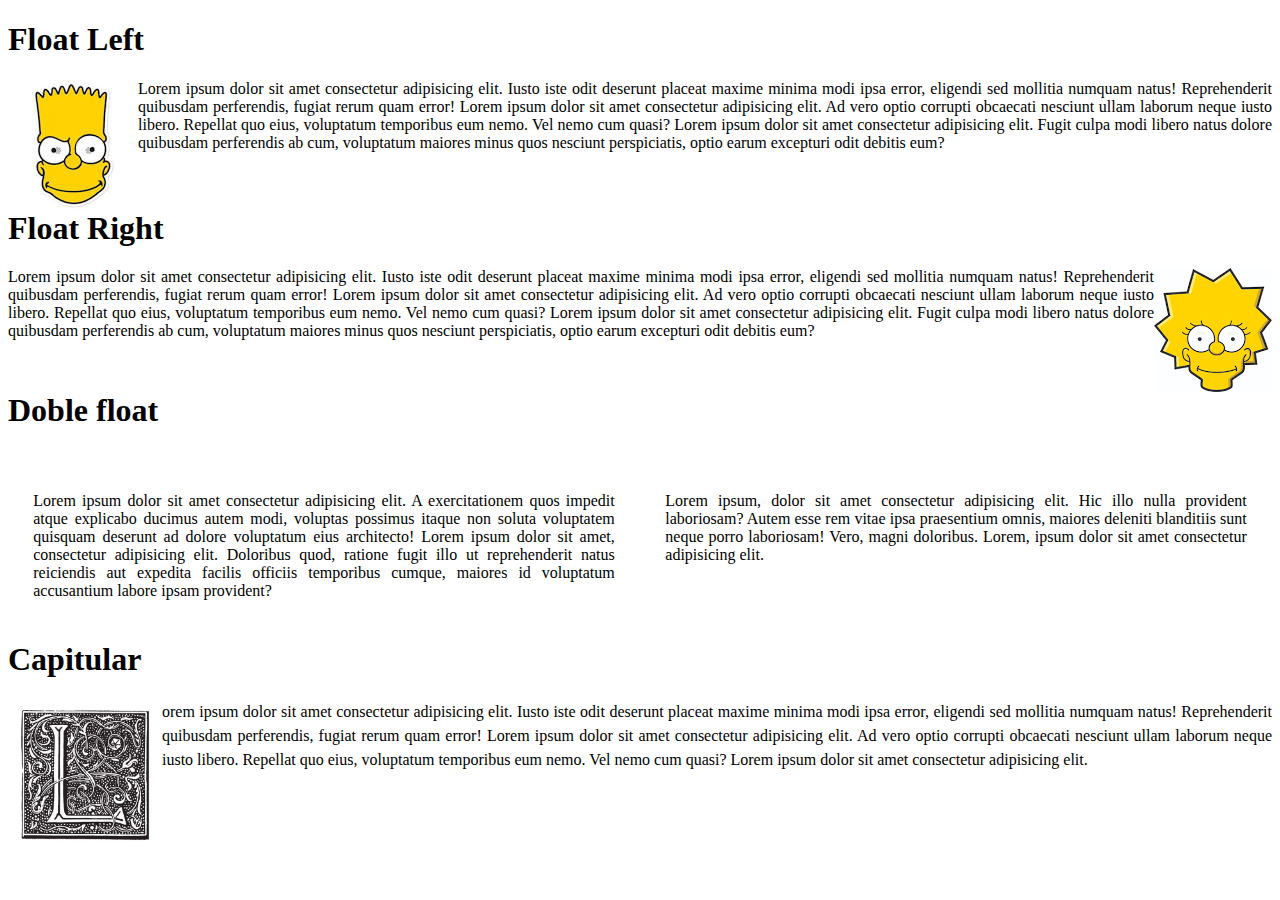
<file: MP08UF1004_ruizP_Flotacions/index.html>
<!DOCTYPE html>
 <html lang="en">
 <head>
    <meta charset="UTF-8">
    <meta name="viewport" content="width=device-width, initial-scale=1.0">
    <title>Float</title> 
    <style>
        img{
            float: none;

        }
        .left img{
            float: left;
        }
        .right img{
            float: right;
        }
        p{
            text-align: justify;
        }
        h1{
            clear: both;
        }
        .primer{
            width: 46%;
            padding: 2%;
            float: left;
        }
        .segon{
            width: 46%;
            padding: 2%;
            float: right;
        }
        .capitular img{
            float: left;
            width: 144px;
            padding: 5px;
        }
        .capitular p{
            line-height: 24px;
            margin: 0;
        }

    </style>
 </head>
 <body>
    <div class="left">
        <h1>Float Left</h1>
        <img src="img/bart.jpg" alt="">
        <p>Lorem ipsum dolor sit amet consectetur adipisicing elit. Iusto iste odit deserunt placeat maxime minima modi ipsa error, eligendi sed mollitia numquam natus! Reprehenderit quibusdam perferendis, fugiat rerum quam error! Lorem ipsum dolor sit amet consectetur adipisicing elit. Ad vero optio corrupti obcaecati nesciunt ullam laborum neque iusto libero. Repellat quo eius, voluptatum temporibus eum nemo. Vel nemo cum quasi? Lorem ipsum dolor sit amet consectetur adipisicing elit. Fugit culpa modi libero natus dolore quibusdam perferendis ab cum, voluptatum maiores minus quos nesciunt perspiciatis, optio earum excepturi odit debitis eum?</p>
    </div>
    <div class="right">
        <h1>Float Right</h1>
        <img src="img/lisa.png" alt="">
        <p>Lorem ipsum dolor sit amet consectetur adipisicing elit. Iusto iste odit deserunt placeat maxime minima modi ipsa error, eligendi sed mollitia numquam natus! Reprehenderit quibusdam perferendis, fugiat rerum quam error! Lorem ipsum dolor sit amet consectetur adipisicing elit. Ad vero optio corrupti obcaecati nesciunt ullam laborum neque iusto libero. Repellat quo eius, voluptatum temporibus eum nemo. Vel nemo cum quasi? Lorem ipsum dolor sit amet consectetur adipisicing elit. Fugit culpa modi libero natus dolore quibusdam perferendis ab cum, voluptatum maiores minus quos nesciunt perspiciatis, optio earum excepturi odit debitis eum?</p>
    </div>
    <div class="columnes">
        <h1>Doble float</h1>
        <p class="primer">Lorem ipsum dolor sit amet consectetur adipisicing elit. A exercitationem quos impedit atque explicabo ducimus autem modi, voluptas possimus itaque non soluta voluptatem quisquam deserunt ad dolore voluptatum eius architecto! Lorem ipsum dolor sit amet, consectetur adipisicing elit. Doloribus quod, ratione fugit illo ut reprehenderit natus reiciendis aut expedita facilis officiis temporibus cumque, maiores id voluptatum accusantium labore ipsam provident?</p>
        <p class="segon">Lorem ipsum, dolor sit amet consectetur adipisicing elit. Hic illo nulla provident laboriosam? Autem esse rem vitae ipsa praesentium omnis, maiores deleniti blanditiis sunt neque porro laboriosam! Vero, magni doloribus. Lorem, ipsum dolor sit amet consectetur adipisicing elit.</p>
    </div>
    <div class="capitular">
        <h1>Capitular</h1>
        <img src="img/capitular.jpg">
        <p>orem ipsum dolor sit amet consectetur adipisicing elit. Iusto iste odit deserunt placeat maxime minima modi ipsa error, eligendi sed mollitia numquam natus! Reprehenderit quibusdam perferendis, fugiat rerum quam error! Lorem ipsum dolor sit amet consectetur adipisicing elit. Ad vero optio corrupti obcaecati nesciunt ullam laborum neque iusto libero. Repellat quo eius, voluptatum temporibus eum nemo. Vel nemo cum quasi? Lorem ipsum dolor sit amet consectetur adipisicing elit.</p>
    </div>
 </body>
 </html>
</file>
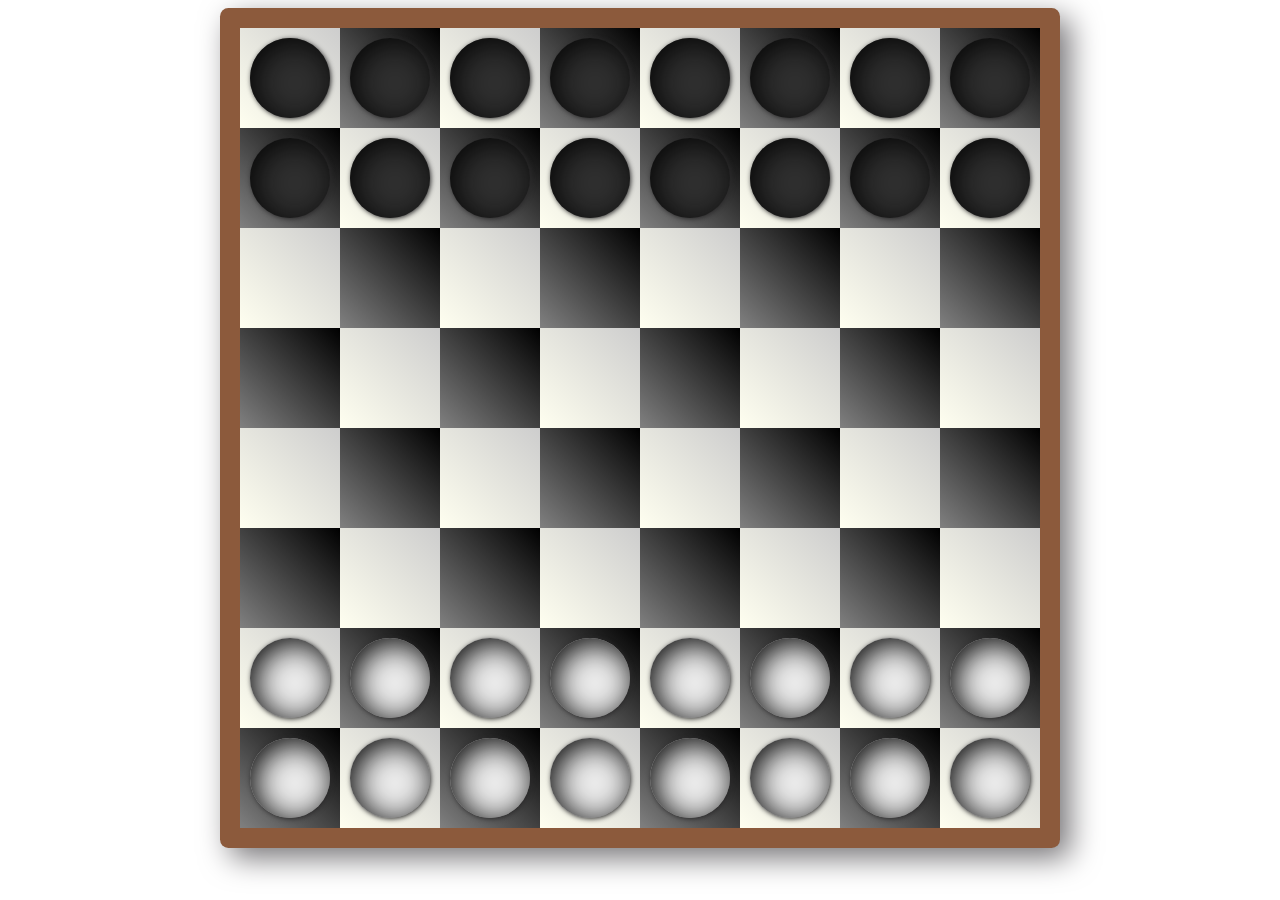
<file: MP08UF1005_ruizP_escacs/index.html>
<!DOCTYPE html>
<html lang="en">
<head>
    <meta charset="UTF-8">
    <meta name="viewport" content="width=device-width, initial-scale=1.0">
    <title>Escacs</title>
    <link rel="stylesheet" href="index.css">
</head>

<body>
    <div class="taulell">

        <div class="contenidor">
            <div class="casella">
                <div class="fitxa"></div>
            </div>
            <div class="casella">
                <div class="fitxa"></div>
            </div>
            <div class="casella">
                <div class="fitxa"></div>
            </div>
            <div class="casella">
                <div class="fitxa"></div>
            </div>
            <div class="casella">
                <div class="fitxa"></div>
            </div>
            <div class="casella">
                <div class="fitxa"></div>
            </div>
            <div class="casella">
                <div class="fitxa"></div>
            </div>
            <div class="casella">
                <div class="fitxa"></div>
            </div>
        </div>

        <div class="contenidor">
            <div class="casella">
                <div class="fitxa"></div>
            </div>
            <div class="casella">
                <div class="fitxa"></div>
            </div>
            <div class="casella">
                <div class="fitxa"></div>
            </div>
            <div class="casella">
                <div class="fitxa"></div>
            </div>
            <div class="casella">
                <div class="fitxa"></div>
            </div>
            <div class="casella">
                <div class="fitxa"></div>
            </div>
            <div class="casella">
                <div class="fitxa"></div>
            </div>
            <div class="casella">
                <div class="fitxa"></div>
            </div>
        </div>

        <div class="contenidor">
            <div class="casella"></div>
            <div class="casella"></div>
            <div class="casella"></div>
            <div class="casella"></div>
            <div class="casella"></div>
            <div class="casella"></div>
            <div class="casella"></div>
            <div class="casella"></div>
        </div>

        <div class="contenidor">
            <div class="casella"></div>
            <div class="casella"></div>
            <div class="casella"></div>
            <div class="casella"></div>
            <div class="casella"></div>
            <div class="casella"></div>
            <div class="casella"></div>
            <div class="casella"></div>
        </div>

        <div class="contenidor">
            <div class="casella"></div>
            <div class="casella"></div>
            <div class="casella"></div>
            <div class="casella"></div>
            <div class="casella"></div>
            <div class="casella"></div>
            <div class="casella"></div>
            <div class="casella"></div>
        </div>
        <div class="contenidor">
            <div class="casella"></div>
            <div class="casella"></div>
            <div class="casella"></div>
            <div class="casella"></div>
            <div class="casella"></div>
            <div class="casella"></div>
            <div class="casella"></div>
            <div class="casella"></div>
        </div>

        <div class="contenidor">
            <div class="casella">
                <div class="fitxa"></div>
            </div>
            <div class="casella">
                <div class="fitxa"></div>
            </div>
            <div class="casella">
                <div class="fitxa"></div>
            </div>
            <div class="casella">
                <div class="fitxa"></div>
            </div>
            <div class="casella">
                <div class="fitxa"></div>
            </div>
            <div class="casella">
                <div class="fitxa"></div>
            </div>
            <div class="casella">
                <div class="fitxa"></div>
            </div>
            <div class="casella">
                <div class="fitxa"></div>
            </div>
        </div>

        <div class="contenidor">
            <div class="casella">
                <div class="fitxa"></div>
            </div>
            <div class="casella">
                <div class="fitxa"></div>
            </div>
            <div class="casella">
                <div class="fitxa"></div>
            </div>
            <div class="casella">
                <div class="fitxa"></div>
            </div>
            <div class="casella">
                <div class="fitxa"></div>
            </div>
            <div class="casella">
                <div class="fitxa"></div>
            </div>
            <div class="casella">
                <div class="fitxa"></div>
            </div>
            <div class="casella">
                <div class="fitxa"></div>
            </div>
        </div>
    </div>  
    <div></div>
    
</body>
</html>
</file>
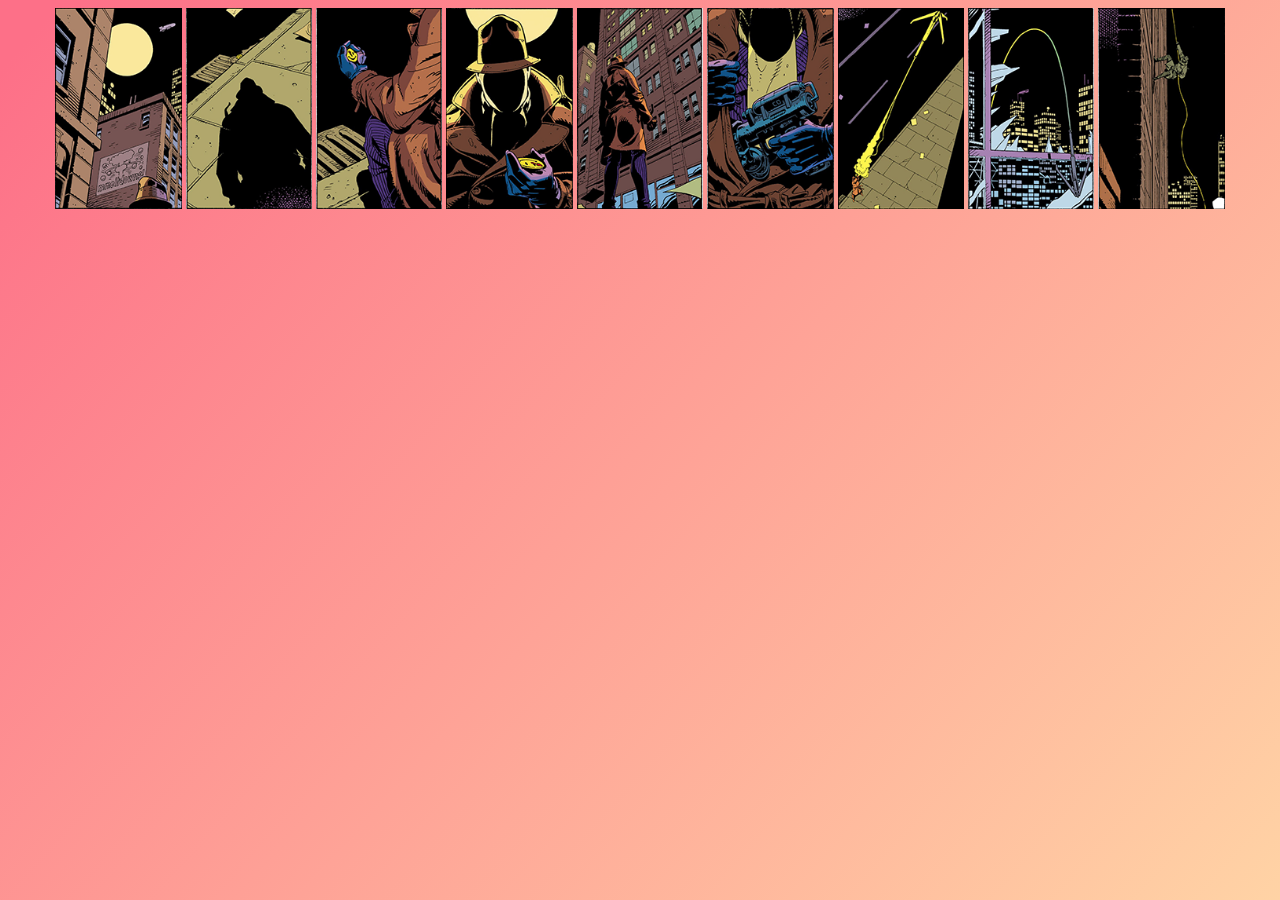
<file: MP08UF1006_ruizP_watchmen/index.html>
<!DOCTYPE html>
<html lang="en">
<head>
    <meta charset="UTF-8">
    <meta name="viewport" content="width=device-width, initial-scale=1.0">
    <title>Watchmen</title>
    <link rel="stylesheet" href="fons.css" media="screen">
    <link rel="stylesheet" href="print.css" media="print">
</head>
<body>
    <img src="img/Watch1.png">
    <img src="img/Watch2.png">
    <img src="img/Watch3.png">
    <img src="img/Watch4.png">
    <img src="img/Watch5.png">
    <img src="img/Watch6.png">
    <img src="img/Watch7.png">
    <img src="img/Watch8.png">
    <img src="img/Watch9.png">
</body>
</html>
</file>
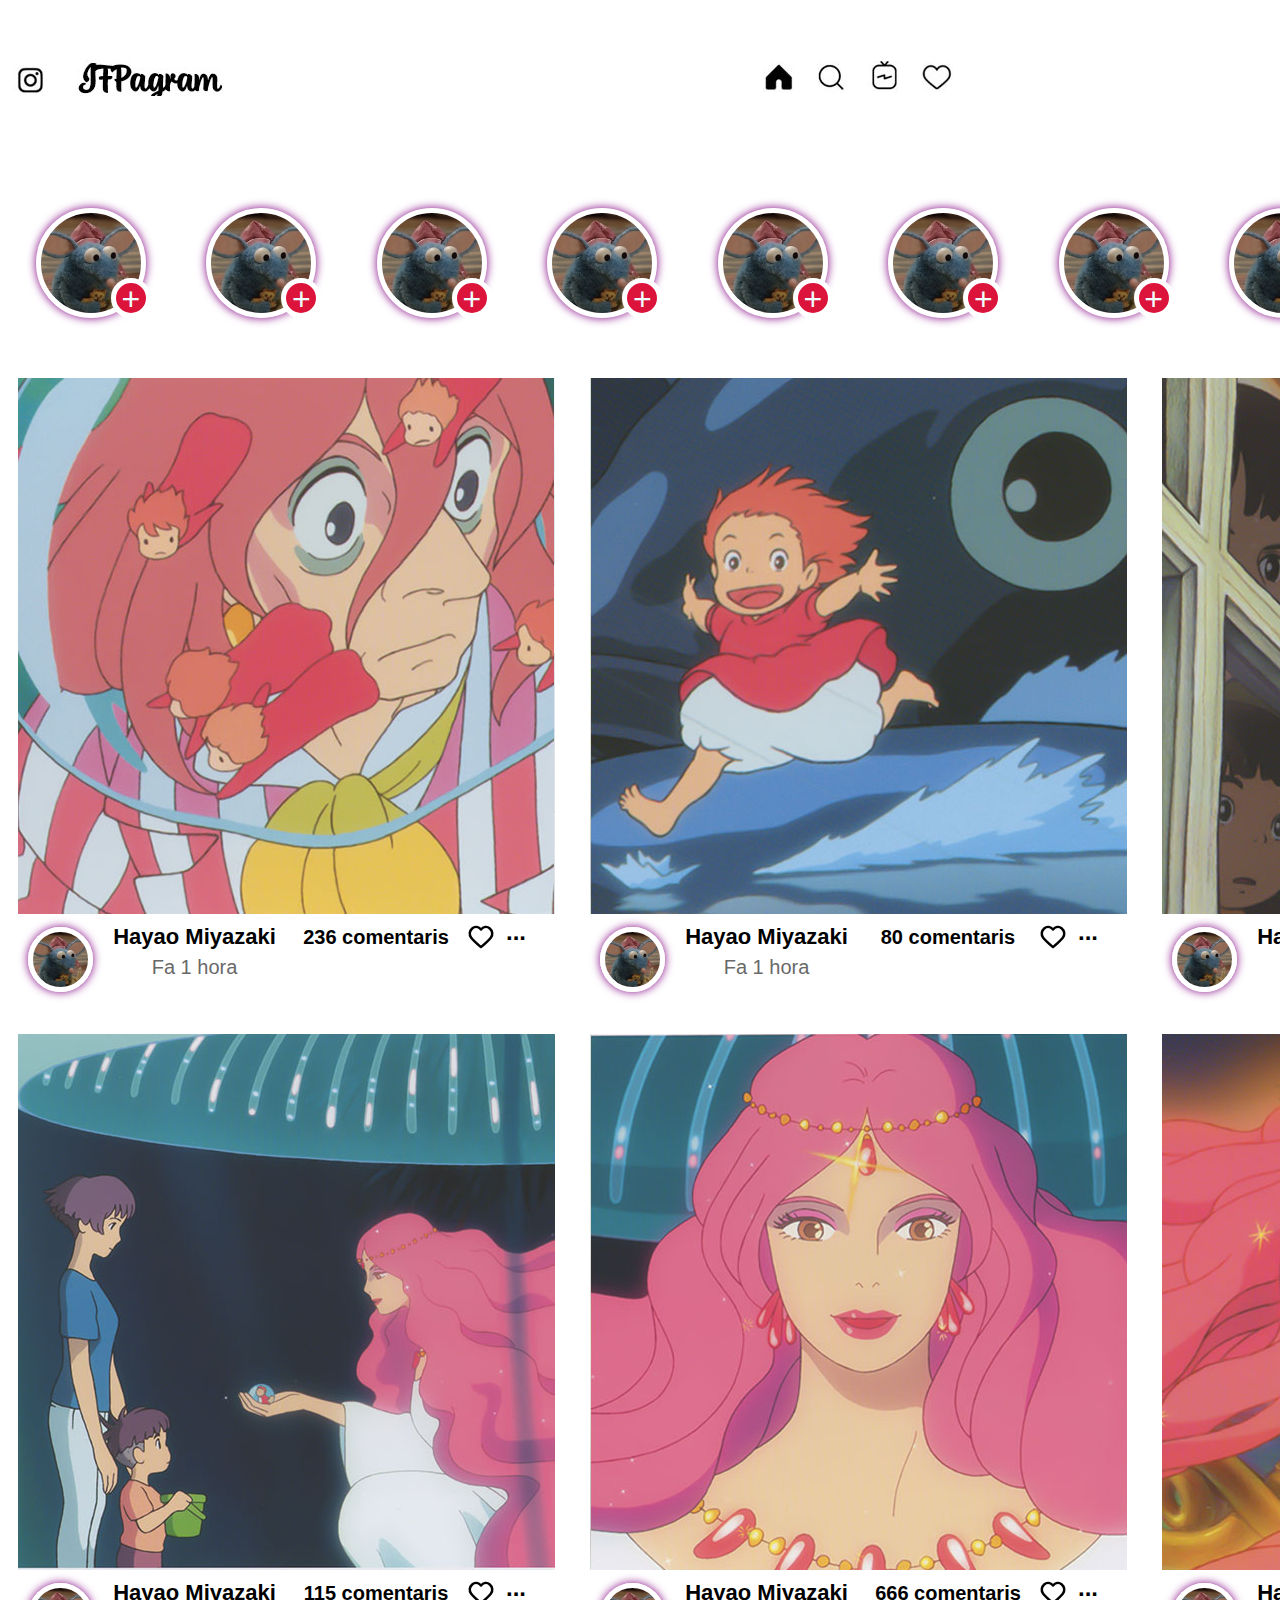
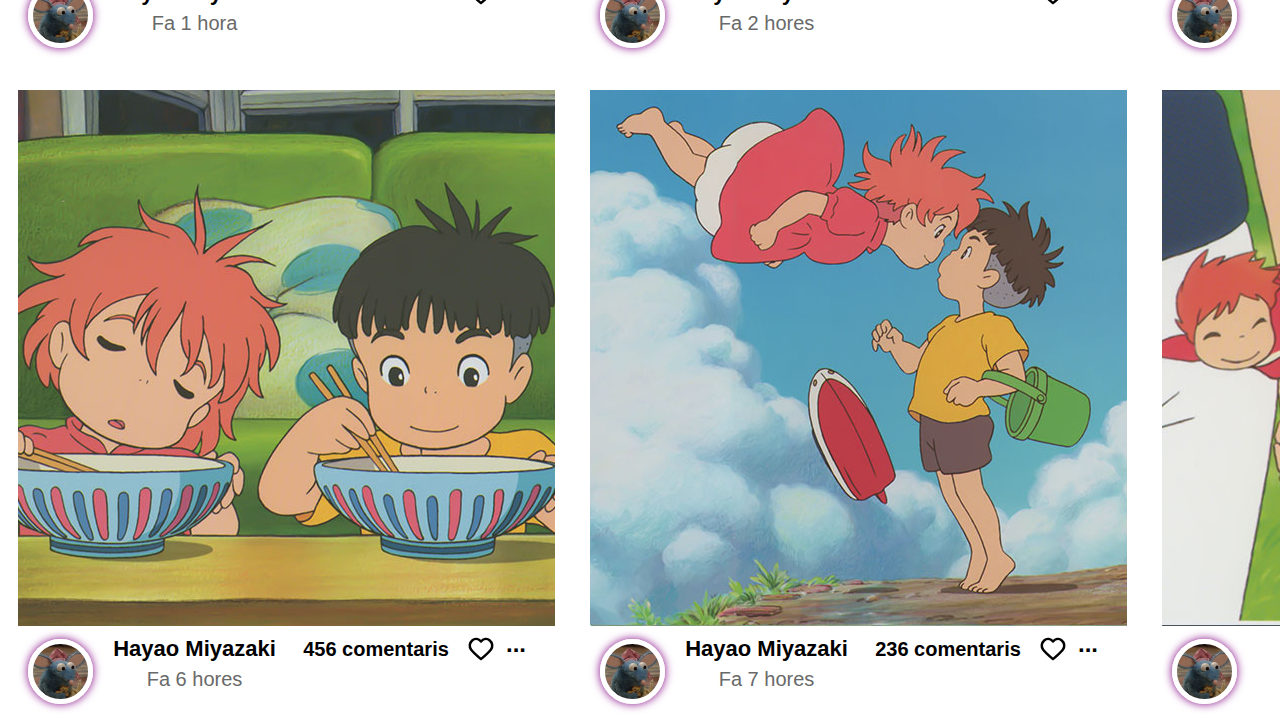
<file: MP08UF1007_ruizP_ifpagram/index.html>
<!DOCTYPE html>
<html lang="en">
<head>
    <meta charset="UTF-8">
    <meta name="viewport" content="width=device-width, initial-scale=1.0">
    <title>IFPagram</title>
    <link rel="stylesheet" href="css/reset.css">
    <link rel="stylesheet" href="css/style.css">
</head>
<body>
    <header>
        <div class="contenidor">
            <a href="#"><div class="home"></div></a>
            <ul class="menu">
                <a href="#"><li class="inici"></li></a>
                <a href="#"><li class="cerca"></li></a>
                <a href="#"><li class="reels"></li></a>
                <a href="#"><li class="favorits"></li></a>
            </ul>
            <ul class="perfil">
                <a href="#"><li class="send"></li></a>
                <a href="#"><li class="myprofile"></li></a>
            </ul>
        </div>
    </header>

    <nav>
        
        <div class="contenidor">
            <div class="circulo"></div>
            <div class="circulo"></div>
            <div class="circulo"></div>
            <div class="circulo"></div>
            <div class="circulo"></div>
            <div class="circulo"></div>
            <div class="circulo"></div>
            <div class="circulo"></div>
            <div class="circulo"></div>
            <div class="circulo"></div>
        </div>
    </nav>
    <article>
        <div class="contenidor">
            <div class="entrada">
                    <img src="img/ifpagram_26.jpg" alt="">
                    <div class="reaccions">
                        <div class="esquerra">
                            <div class="fotoautor"></div>
                            <div class="autor">Hayao Miyazaki</div>
                            <p class="moment">Fa 1 hora</p>
                        </div>
                        <div class="dreta">
                            <p class="comentari">236 comentaris</p>
                            <div class="like"><svg viewBox="0 0 24 24" fill="none" xmlns="http://www.w3.org/2000/svg"><g id="SVGRepo_bgCarrier" stroke-width="0"></g><g id="SVGRepo_tracerCarrier" stroke-linecap="round" stroke-linejoin="round"></g><g id="SVGRepo_iconCarrier"> <path fill-rule="evenodd" clip-rule="evenodd" d="M12 6.00019C10.2006 3.90317 7.19377 3.2551 4.93923 5.17534C2.68468 7.09558 2.36727 10.3061 4.13778 12.5772C5.60984 14.4654 10.0648 18.4479 11.5249 19.7369C11.6882 19.8811 11.7699 19.9532 11.8652 19.9815C11.9483 20.0062 12.0393 20.0062 12.1225 19.9815C12.2178 19.9532 12.2994 19.8811 12.4628 19.7369C13.9229 18.4479 18.3778 14.4654 19.8499 12.5772C21.6204 10.3061 21.3417 7.07538 19.0484 5.17534C16.7551 3.2753 13.7994 3.90317 12 6.00019Z" stroke="#000000" stroke-width="2" stroke-linecap="round" stroke-linejoin="round"></path> </g></svg></div>
                            <p class="mes">...</p>
                        </div>
                    </div>
            </div>
            <div class="entrada">
                <img src="img/ifpagram_28.jpg" alt="">
                <div class="reaccions">
                    <div class="esquerra">
                        <div class="fotoautor"></div>
                        <div class="autor">Hayao Miyazaki</div>
                        <p class="moment">Fa 1 hora</p>
                    </div>
                    <div class="dreta">
                        <p class="comentari">80 comentaris</p>
                        <div class="like"><svg viewBox="0 0 24 24" fill="none" xmlns="http://www.w3.org/2000/svg"><g id="SVGRepo_bgCarrier" stroke-width="0"></g><g id="SVGRepo_tracerCarrier" stroke-linecap="round" stroke-linejoin="round"></g><g id="SVGRepo_iconCarrier"> <path fill-rule="evenodd" clip-rule="evenodd" d="M12 6.00019C10.2006 3.90317 7.19377 3.2551 4.93923 5.17534C2.68468 7.09558 2.36727 10.3061 4.13778 12.5772C5.60984 14.4654 10.0648 18.4479 11.5249 19.7369C11.6882 19.8811 11.7699 19.9532 11.8652 19.9815C11.9483 20.0062 12.0393 20.0062 12.1225 19.9815C12.2178 19.9532 12.2994 19.8811 12.4628 19.7369C13.9229 18.4479 18.3778 14.4654 19.8499 12.5772C21.6204 10.3061 21.3417 7.07538 19.0484 5.17534C16.7551 3.2753 13.7994 3.90317 12 6.00019Z" stroke="#000000" stroke-width="2" stroke-linecap="round" stroke-linejoin="round"></path> </g></svg></div>
                        <p class="mes">...</p>
                    </div>
                </div>
            </div>
            <div class="entrada">
                <img src="img/ifpagram_30.jpg" alt="">
                <div class="reaccions">
                    <div class="esquerra">
                        <div class="fotoautor"></div>
                        <div class="autor">Hayao Miyazaki</div>
                        <p class="moment">Fa 1 hora</p>
                    </div>
                    <div class="dreta">
                        <p class="comentari">200 comentaris</p>
                        <div class="like"><svg viewBox="0 0 24 24" fill="none" xmlns="http://www.w3.org/2000/svg"><g id="SVGRepo_bgCarrier" stroke-width="0"></g><g id="SVGRepo_tracerCarrier" stroke-linecap="round" stroke-linejoin="round"></g><g id="SVGRepo_iconCarrier"> <path fill-rule="evenodd" clip-rule="evenodd" d="M12 6.00019C10.2006 3.90317 7.19377 3.2551 4.93923 5.17534C2.68468 7.09558 2.36727 10.3061 4.13778 12.5772C5.60984 14.4654 10.0648 18.4479 11.5249 19.7369C11.6882 19.8811 11.7699 19.9532 11.8652 19.9815C11.9483 20.0062 12.0393 20.0062 12.1225 19.9815C12.2178 19.9532 12.2994 19.8811 12.4628 19.7369C13.9229 18.4479 18.3778 14.4654 19.8499 12.5772C21.6204 10.3061 21.3417 7.07538 19.0484 5.17534C16.7551 3.2753 13.7994 3.90317 12 6.00019Z" stroke="#000000" stroke-width="2" stroke-linecap="round" stroke-linejoin="round"></path> </g></svg></div>
                        <p class="mes">...</p>
                    </div>
                </div>
            </div>
            <div class="entrada">
                <img src="img/ifpagram_48.jpg" alt="">
                <div class="reaccions">
                    <div class="esquerra">
                        <div class="fotoautor"></div>
                        <div class="autor">Hayao Miyazaki</div>
                        <p class="moment">Fa 1 hora</p>
                    </div>
                    <div class="dreta">
                        <p class="comentari">115 comentaris</p>
                        <div class="like"><svg viewBox="0 0 24 24" fill="none" xmlns="http://www.w3.org/2000/svg"><g id="SVGRepo_bgCarrier" stroke-width="0"></g><g id="SVGRepo_tracerCarrier" stroke-linecap="round" stroke-linejoin="round"></g><g id="SVGRepo_iconCarrier"> <path fill-rule="evenodd" clip-rule="evenodd" d="M12 6.00019C10.2006 3.90317 7.19377 3.2551 4.93923 5.17534C2.68468 7.09558 2.36727 10.3061 4.13778 12.5772C5.60984 14.4654 10.0648 18.4479 11.5249 19.7369C11.6882 19.8811 11.7699 19.9532 11.8652 19.9815C11.9483 20.0062 12.0393 20.0062 12.1225 19.9815C12.2178 19.9532 12.2994 19.8811 12.4628 19.7369C13.9229 18.4479 18.3778 14.4654 19.8499 12.5772C21.6204 10.3061 21.3417 7.07538 19.0484 5.17534C16.7551 3.2753 13.7994 3.90317 12 6.00019Z" stroke="#000000" stroke-width="2" stroke-linecap="round" stroke-linejoin="round"></path> </g></svg></div>
                        <p class="mes">...</p>
                    </div>
                </div>
            </div>
            <div class="entrada">
                <img src="img/ifpagram_50.jpg" alt="">
                <div class="reaccions">
                    <div class="esquerra">
                        <div class="fotoautor"></div>
                        <div class="autor">Hayao Miyazaki</div>
                        <p class="moment">Fa 2 hores</p>
                    </div>
                    <div class="dreta">
                        <p class="comentari">666 comentaris</p>
                        <div class="like"><svg viewBox="0 0 24 24" fill="none" xmlns="http://www.w3.org/2000/svg"><g id="SVGRepo_bgCarrier" stroke-width="0"></g><g id="SVGRepo_tracerCarrier" stroke-linecap="round" stroke-linejoin="round"></g><g id="SVGRepo_iconCarrier"> <path fill-rule="evenodd" clip-rule="evenodd" d="M12 6.00019C10.2006 3.90317 7.19377 3.2551 4.93923 5.17534C2.68468 7.09558 2.36727 10.3061 4.13778 12.5772C5.60984 14.4654 10.0648 18.4479 11.5249 19.7369C11.6882 19.8811 11.7699 19.9532 11.8652 19.9815C11.9483 20.0062 12.0393 20.0062 12.1225 19.9815C12.2178 19.9532 12.2994 19.8811 12.4628 19.7369C13.9229 18.4479 18.3778 14.4654 19.8499 12.5772C21.6204 10.3061 21.3417 7.07538 19.0484 5.17534C16.7551 3.2753 13.7994 3.90317 12 6.00019Z" stroke="#000000" stroke-width="2" stroke-linecap="round" stroke-linejoin="round"></path> </g></svg></div>
                        <p class="mes">...</p>
                    </div>
                </div>
            </div>
            <div class="entrada">
                <img src="img/ifpagram_52.jpg" alt="">
                <div class="reaccions">
                    <div class="esquerra">
                        <div class="fotoautor"></div>
                        <div class="autor">Hayao Miyazaki</div>
                        <p class="moment">Fa 4 hores</p>
                    </div>
                    <div class="dreta">
                        <p class="comentari">556 comentaris</p>
                        <div class="like"><svg viewBox="0 0 24 24" fill="none" xmlns="http://www.w3.org/2000/svg"><g id="SVGRepo_bgCarrier" stroke-width="0"></g><g id="SVGRepo_tracerCarrier" stroke-linecap="round" stroke-linejoin="round"></g><g id="SVGRepo_iconCarrier"> <path fill-rule="evenodd" clip-rule="evenodd" d="M12 6.00019C10.2006 3.90317 7.19377 3.2551 4.93923 5.17534C2.68468 7.09558 2.36727 10.3061 4.13778 12.5772C5.60984 14.4654 10.0648 18.4479 11.5249 19.7369C11.6882 19.8811 11.7699 19.9532 11.8652 19.9815C11.9483 20.0062 12.0393 20.0062 12.1225 19.9815C12.2178 19.9532 12.2994 19.8811 12.4628 19.7369C13.9229 18.4479 18.3778 14.4654 19.8499 12.5772C21.6204 10.3061 21.3417 7.07538 19.0484 5.17534C16.7551 3.2753 13.7994 3.90317 12 6.00019Z" stroke="#000000" stroke-width="2" stroke-linecap="round" stroke-linejoin="round"></path> </g></svg></div>
                        <p class="mes">...</p>
                    </div>
                </div>
            </div>
            <div class="entrada">
                <img src="img/ifpagram_69.jpg" alt="">
                <div class="reaccions">
                    <div class="esquerra">
                        <div class="fotoautor"></div>
                        <div class="autor">Hayao Miyazaki</div>
                        <p class="moment">Fa 6 hores</p>
                    </div>
                    <div class="dreta">
                        <p class="comentari">456 comentaris</p>
                        <div class="like"><svg viewBox="0 0 24 24" fill="none" xmlns="http://www.w3.org/2000/svg"><g id="SVGRepo_bgCarrier" stroke-width="0"></g><g id="SVGRepo_tracerCarrier" stroke-linecap="round" stroke-linejoin="round"></g><g id="SVGRepo_iconCarrier"> <path fill-rule="evenodd" clip-rule="evenodd" d="M12 6.00019C10.2006 3.90317 7.19377 3.2551 4.93923 5.17534C2.68468 7.09558 2.36727 10.3061 4.13778 12.5772C5.60984 14.4654 10.0648 18.4479 11.5249 19.7369C11.6882 19.8811 11.7699 19.9532 11.8652 19.9815C11.9483 20.0062 12.0393 20.0062 12.1225 19.9815C12.2178 19.9532 12.2994 19.8811 12.4628 19.7369C13.9229 18.4479 18.3778 14.4654 19.8499 12.5772C21.6204 10.3061 21.3417 7.07538 19.0484 5.17534C16.7551 3.2753 13.7994 3.90317 12 6.00019Z" stroke="#000000" stroke-width="2" stroke-linecap="round" stroke-linejoin="round"></path> </g></svg></div>
                        <p class="mes">...</p>
                    </div>
                </div>
            </div>
            <div class="entrada">
                <img src="img/ifpagram_71.jpg" alt="">
                <div class="reaccions">
                    <div class="esquerra">
                        <div class="fotoautor"></div>
                        <div class="autor">Hayao Miyazaki</div>
                        <p class="moment">Fa 7 hores</p>
                    </div>
                    <div class="dreta">
                        <p class="comentari">236 comentaris</p>
                        <div class="like"><svg viewBox="0 0 24 24" fill="none" xmlns="http://www.w3.org/2000/svg"><g id="SVGRepo_bgCarrier" stroke-width="0"></g><g id="SVGRepo_tracerCarrier" stroke-linecap="round" stroke-linejoin="round"></g><g id="SVGRepo_iconCarrier"> <path fill-rule="evenodd" clip-rule="evenodd" d="M12 6.00019C10.2006 3.90317 7.19377 3.2551 4.93923 5.17534C2.68468 7.09558 2.36727 10.3061 4.13778 12.5772C5.60984 14.4654 10.0648 18.4479 11.5249 19.7369C11.6882 19.8811 11.7699 19.9532 11.8652 19.9815C11.9483 20.0062 12.0393 20.0062 12.1225 19.9815C12.2178 19.9532 12.2994 19.8811 12.4628 19.7369C13.9229 18.4479 18.3778 14.4654 19.8499 12.5772C21.6204 10.3061 21.3417 7.07538 19.0484 5.17534C16.7551 3.2753 13.7994 3.90317 12 6.00019Z" stroke="#000000" stroke-width="2" stroke-linecap="round" stroke-linejoin="round"></path> </g></svg></div>
                        <p class="mes">...</p>
                    </div>
                </div>
            </div>
            <div class="entrada">
                <img src="img/ifpagram_73.jpg" alt="">
                <div class="reaccions">
                    <div class="esquerra">
                        <div class="fotoautor"></div>
                        <div class="autor">Frijanderl</div>
                        <p class="moment">Fa 12 hores</p>
                    </div>
                    <div class="dreta">
                        <p class="comentari">236 comentaris</p>
                        <div class="like"><svg viewBox="0 0 24 24" fill="none" xmlns="http://www.w3.org/2000/svg"><g id="SVGRepo_bgCarrier" stroke-width="0"></g><g id="SVGRepo_tracerCarrier" stroke-linecap="round" stroke-linejoin="round"></g><g id="SVGRepo_iconCarrier"> <path fill-rule="evenodd" clip-rule="evenodd" d="M12 6.00019C10.2006 3.90317 7.19377 3.2551 4.93923 5.17534C2.68468 7.09558 2.36727 10.3061 4.13778 12.5772C5.60984 14.4654 10.0648 18.4479 11.5249 19.7369C11.6882 19.8811 11.7699 19.9532 11.8652 19.9815C11.9483 20.0062 12.0393 20.0062 12.1225 19.9815C12.2178 19.9532 12.2994 19.8811 12.4628 19.7369C13.9229 18.4479 18.3778 14.4654 19.8499 12.5772C21.6204 10.3061 21.3417 7.07538 19.0484 5.17534C16.7551 3.2753 13.7994 3.90317 12 6.00019Z" stroke="#000000" stroke-width="2" stroke-linecap="round" stroke-linejoin="round"></path> </g></svg></div>
                        <p class="mes">...</p>
                    </div>
                </div>
            </div>
        </div>
    </article>
</body>
</html>
</file>
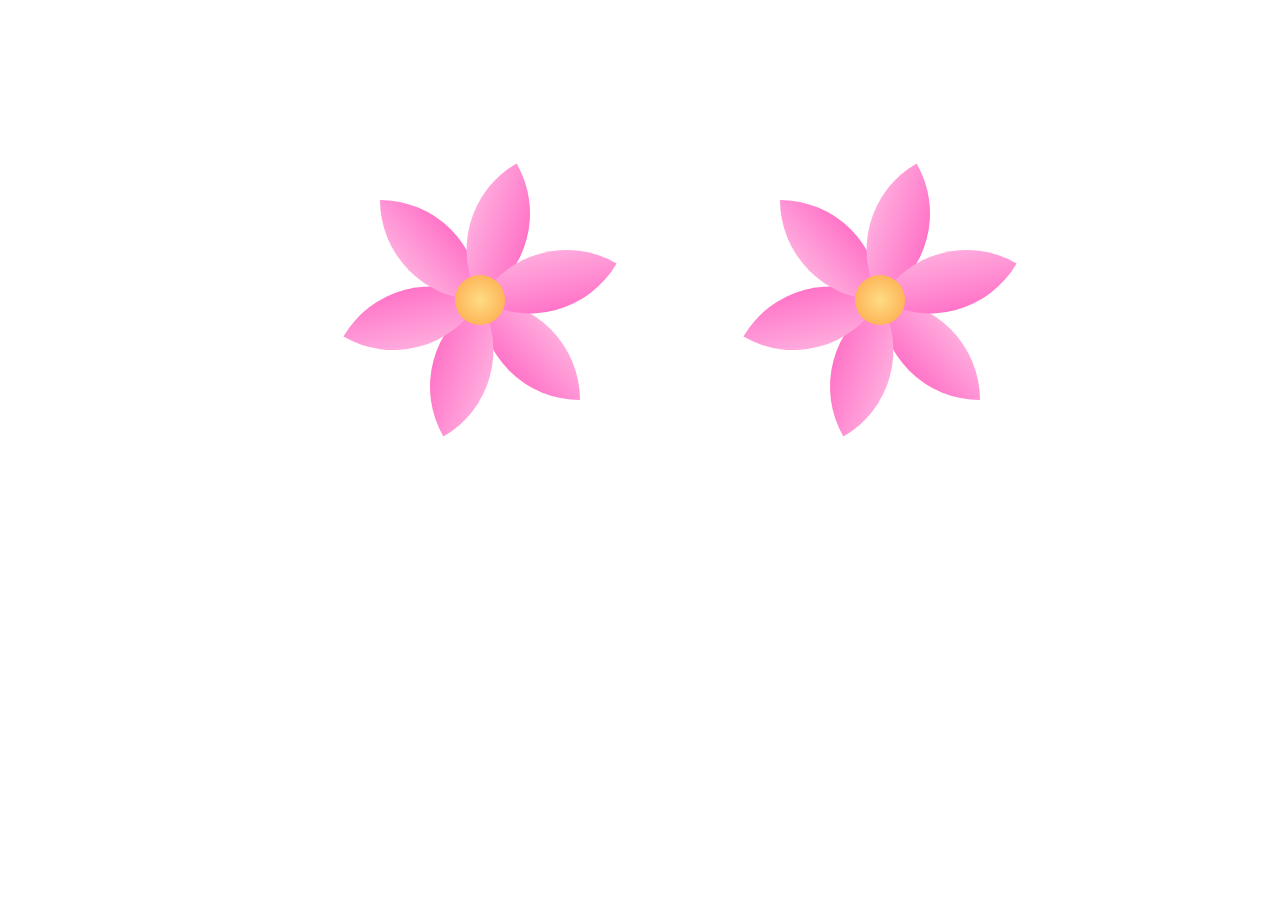
<file: MP08UF1008_ruizP_floreta/index.html>
<!DOCTYPE html>
<html lang="en">
<head>
    <meta charset="UTF-8">
    <meta name="viewport" content="width=device-width, initial-scale=1.0">
    <title>Floreta</title>
    <link rel="stylesheet" href="css/style.css">
</head>
<body>
    <div class="flor">
        <div class="petal primer"></div>
        <div class="petal segon"></div>
        <div class="petal tercer"></div>
        <div class="petal quart"></div>
        <div class="petal cinque"></div>
        <div class="petal sise"></div>
        <div class="cor"></div>
    </div>
    <div class="flor">
        <div class="petal primer"></div>
        <div class="petal segon"></div>
        <div class="petal tercer"></div>
        <div class="petal quart"></div>
        <div class="petal cinque"></div>
        <div class="petal sise"></div>
        <div class="cor"></div>
    </div>
</body>
</html>
</file>
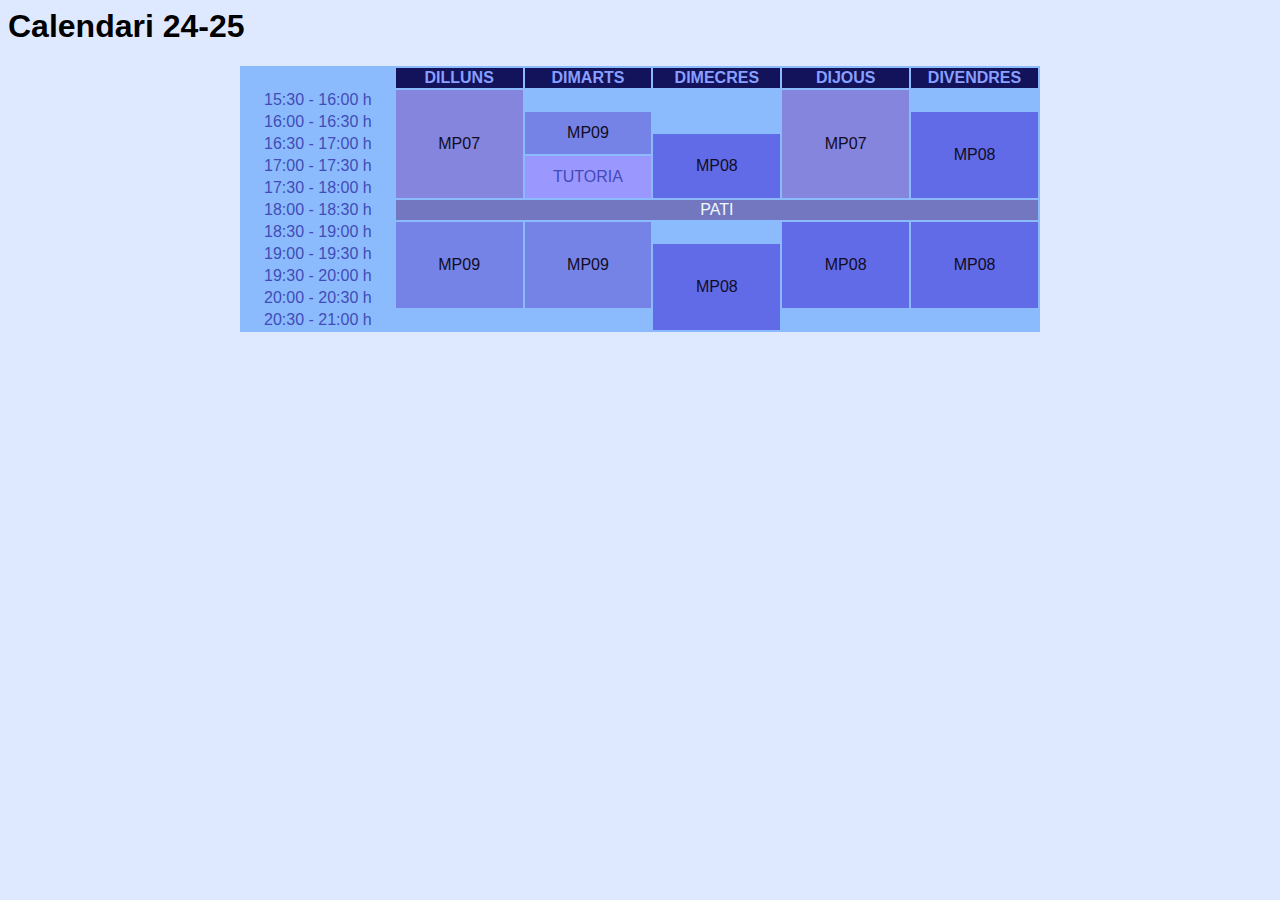
<file: MP08UF1002_ruizP_calendari/calendari+css.html>
<html>
    <head>
        <title> Calendari</title>
        <style>
            body {
                background-color: rgb(222, 232, 255);
                font-family: 'Trebuchet MS', 'Lucida Sans Unicode', 'Lucida Grande', 'Lucida Sans', Arial, sans-serif;
            }
            table{
                color: rgb(66, 75, 182);
                background-color: rgb(139, 187, 253);
                width: 800px;
                margin: auto;
                text-align: center;
            }
            th{
                color: rgb(136, 160, 255);
                background-color: rgb(19, 19, 92);
            }
            .MP07{
                background-color: rgb(133, 133, 222);
            }
            .MP07:hover{
                background-color: rgb(98, 0, 255);
            }
            .MP08{
                background-color: rgb(98, 107, 231);
            }
            .MP08:hover{
                background-color: blueviolet;
                color: antiquewhite;
            }
            .MP09{
                background-color: rgb(118, 131, 230);
            }
            .PATI{
                background-color: rgb(115, 119, 192);
                color: aliceblue;
            }
            .TUTORIA{
                background-color: rgb(154, 151, 255);
            }
            .TUTORIA:hover{
                background-color: aliceblue;
            }
            /* Com combinar etiquetes/estils */
            .mp07, .mp08,.mp09 {
                color: rgb(16, 12, 37);
            }
            .MP09:hover, .MP08:hover, .MP07:hover, .TUTORIA:hover{
                background-color: darkslateblue;     
                color: aliceblue;
           }

        </style>
    </head>
    <body >
        <h1>Calendari 24-25</h1>

        <table>
            <!--fila1>casella+casella+casella / tr= tableRow td= table division-->
           
            <tr>
                <td width="120px"></td>
                <th width="100px">DILLUNS</th>
                <th width="100px">DIMARTS</th>
                <th width="100px">DIMECRES</th>
                <th width="100px">DIJOUS</th>
                <th width="100px">DIVENDRES</th>
            </tr>
            <tr> 
                <td>15:30 - 16:00 h</td>
                <td rowspan="5" class="MP07">MP07</td>
                <td></td>
                <td></td>
                <td rowspan="5"class="MP07">MP07</td>
                <td></td>
            </tr>
            <tr>
                <td>16:00 - 16:30 h</td>
                <td rowspan="2" class="MP09">MP09</td>
                <td></td>
                <td rowspan="4" class="MP08">MP08</td> 
            </tr>
            <tr>
                <td>16:30 - 17:00 h</td>
                <td rowspan="3" class="MP08">MP08</td> 
            </tr>
            <tr>
                <td>17:00 - 17:30 h</td>
                <td rowspan="2" class="TUTORIA">TUTORIA</td>
            <tr> 
                <td>17:30 - 18:00 h</td>
            </tr>
            <tr>
                <td>18:00 - 18:30 h</td>
                <td colspan="5" class="PATI">PATI</td>           
            </tr> 
            <tr>
                <td>18:30 - 19:00 h</td>
                <td rowspan="4" class="MP09">MP09</td>
                <td rowspan="4" class="MP09">MP09</td>
                <td></td>
                <td rowspan="4" class="MP08">MP08</td>
                <td rowspan="4" class="MP08">MP08</td>
            </tr>
            <tr>
                <td>19:00 - 19:30 h</td>
                <td rowspan="4" class="MP08">MP08</td>
            </tr>
            <tr>
                <td>19:30 - 20:00 h</td>
            </tr>
            <tr>
                <td>20:00 - 20:30 h</td>
            </tr>
            <tr>
                <td>20:30 - 21:00 h</td>
                <td></td>
                <td></td>
                <td></td>
                <td></td>
            </tr>
        </table>
    </body>
</html>
</file>
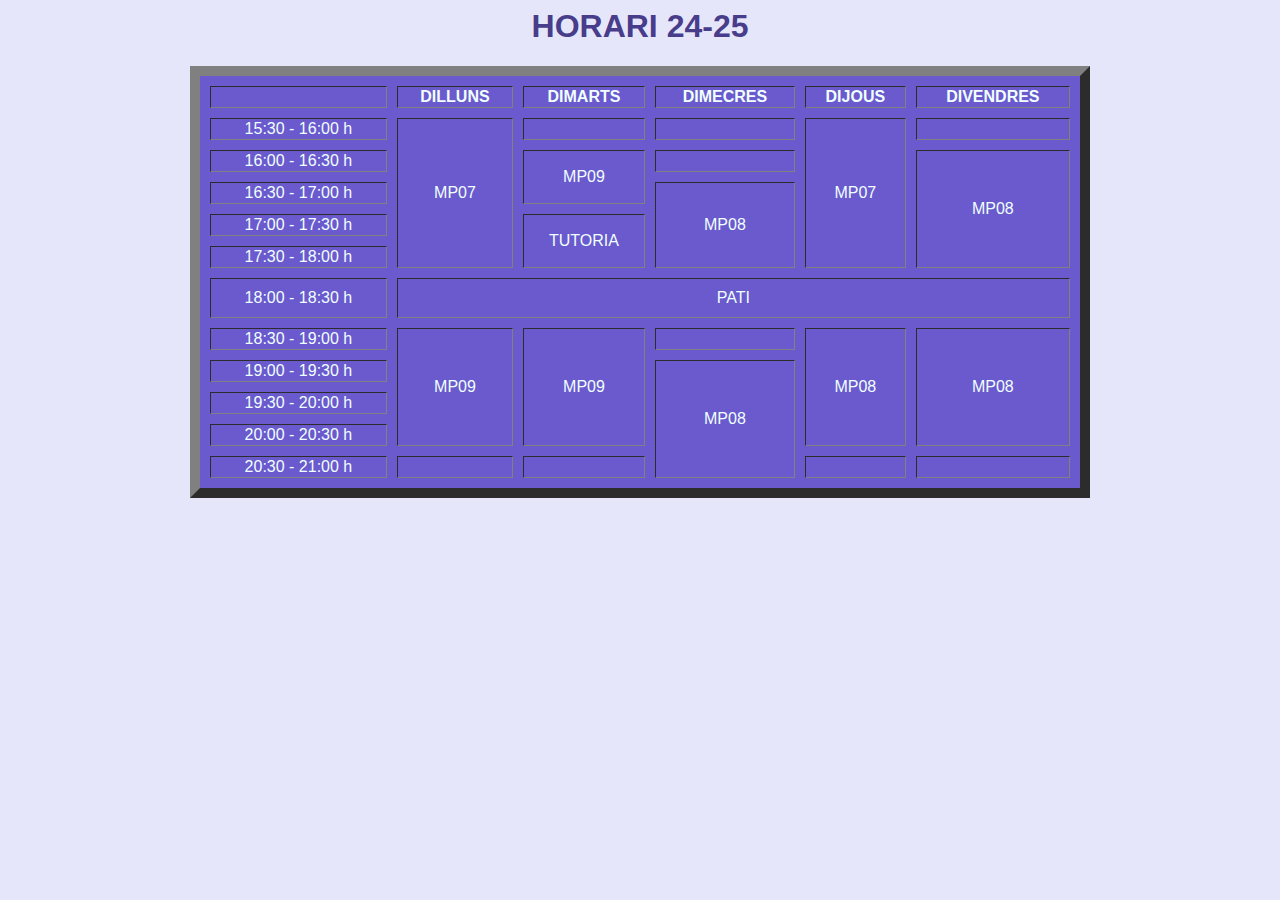
<file: MP08UF1002_ruizP_calendari/calendari.html>
<html>
    <head>
        <title> Calendari</title>
        <!--head= info cabezara metadatos-->
    </head>
    <body bgcolor="Lavender" >
        <h1 align="center" style="font-family: 'Gill Sans', 'Gill Sans MT', Calibri, 'Trebuchet MS', sans-serif; color: darkslateblue; ">HORARI 24-25</h1>

        <table border="10" cellspacing="10" align="center" bgcolor="SlateBlue" width="900px" style="font-family: 'Gill Sans', 'Gill Sans MT', Calibri, 'Trebuchet MS', sans-serif; color: azure;">
            <!--fila1>casella+casella+casella / tr= tableRow td= table division-->
           
            <tr align="center">
                <td></td>
                <th>DILLUNS</th>
                <th>DIMARTS</th>
                <th>DIMECRES</th>
                <th>DIJOUS</th>
                <th>DIVENDRES</th>
            </tr>
            <tr align="center"> 
                <td>15:30 - 16:00 h</td>
                <td rowspan="5">MP07</td>
                <td></td>
                <td></td>
                <td rowspan="5">MP07</td>
                <td></td>
            </tr>
            <tr align="center">
                <td>16:00 - 16:30 h</td>
                <td rowspan="2">MP09</td>
                <td></td>
                <td rowspan="4">MP08</td> 
            </tr>
            <tr align="center">
                <td>16:30 - 17:00 h</td>
                <td rowspan="3">MP08</td> 
            </tr>
            <tr align="center">
                <td>17:00 - 17:30 h</td>
                <td rowspan="2">TUTORIA</td>
            <tr align="center"> 
                <td>17:30 - 18:00 h</td>
            </tr>
            <tr align="center" height="40px">
                <td>18:00 - 18:30 h</td>
                <td colspan="5">PATI</td>           
            </tr> 
            <tr align="center">
                <td>18:30 - 19:00 h</td>
                <td rowspan="4">MP09</td>
                <td rowspan="4">MP09</td>
                <td></td>
                <td rowspan="4">MP08</td>
                <td rowspan="4">MP08</td>
            </tr>
            <tr align="center">
                <td>19:00 - 19:30 h</td>
                <td rowspan="4">MP08</td>
            </tr>
            <tr align="center">
                <td>19:30 - 20:00 h</td>
            </tr>
            <tr align="center">
                <td>20:00 - 20:30 h</td>
            </tr>
            <tr align="center">
                <td>20:30 - 21:00 h</td>
                <td></td>
                <td></td>
                <td></td>
                <td></td>
            </tr>
        </table>
    </body>
</html>
</file>
<file: css/style.css>
@import url('https://fonts.googleapis.com/css2?family=Poppins:ital,wght@0,100;0,200;0,300;0,400;0,500;0,600;0,700;0,800;0,900;1,100;1,200;1,300;1,400;1,500;1,600;1,700;1,800;1,900&display=swap');
*{
    padding: 0;
    margin: 0;
}
html, body{
    height: 100%;
    font-family: Poppins;

}
.pag{
    position: relative;
    height: 100%;
}
nav{
    position: fixed;
    height: 50px;
    top: 0;
    left: 0;
    right: 0;
    background: rgb(225, 217, 238);
    padding-top: 30px;
    z-index: 200;

}
.p1{
    background: rgb(17, 4, 32);
}
.p2{
    background: gainsboro;
    height: 100%;
}
.p3{
    top: 50px;
    padding: 20px;
}
.p4{
    background:rebeccapurple;
}
/*-------NAV--------*/
nav li{
    display: inline-block;
    margin: 0 20px;
    color: rgb(31, 31, 32);
    font-weight: 700;

}
nav li:hover{
    color: rgb(132, 0, 255);
}
/*-------TREBALLS--------*/
.p2 li{
    height: 100%;
    width: 33.33%;
    background: rgb(55, 55, 56);
    color: rgb(49, 49, 49);
    margin: auto;
    float: left;
    font-size: 22pt;
    font-weight: 700;
    list-style: none;
    text-align: center;
    line-height: 320px;
    opacity: 0.5;
}
.p2 li:hover{
    box-shadow: 2px 2px 8px rgb(82, 80, 80, 5);
    color: aliceblue;
    opacity: 1;
}

.p2 :first-child{
    background-image: url(../img/dg01.png);
    background-size: cover;
    background-repeat:no-repeat;
}

/*-------HTML--------*/
.p3 li{
    height: 350px;
    width: 270px;
    background: rgb(226, 226, 229);
    color: rgb(40, 42, 43);
    border-radius: 0 0px 10px 10px;
    float: left;    
    font-size: 18pt;
    list-style: none;
    text-align: center;
    line-height: 70px;
    margin: 40px;
}
.p3 li:hover{
    box-shadow: 2px 2px 8px rgb(82, 80, 80, 0.5);  
}
.p3 ul{
    width: 960px;
    margin: 0 auto;
    padding-top: 20px;
}
h1{
    padding-top: 100px;
    text-align: center;
    position: absolute;
    top: 50%;
    left: 50%;
    transform: translate(-50%, -50%);
    color: aliceblue;
    font-size: 70pt;
    text-shadow: 3px  0px 0px red,
        0px 15px 0px red,
        15px  0px 0px red,
        0px 15px 0px red;
}
/*-------DISSENY--------*/
img{
    width: 300px;
    height: 300px;
    margin: 20px;
}
img:hover{
    height: 350px;
    width: 350px;
    transition: 0.5s;
}
</file>
<file: MP08UF01009_ruizP_careta/css/style.css>
*{
    margin: 0;
    padding: 0;
    position: relative;
}
body{
    height: 1000px;
    background: rgb(228,174,238);
    background: linear-gradient(-45deg, #ee7752, #e73c7e, #23a6d5, #23d5ab);
	background-size: 400% 400%;
	animation: gradient 15s ease infinite;
	height: 100vh;
}
/*---------------------CARA---------------------*/
.cara{
    width: 500px;
    height: 650px;
    background: #f8dacf;
    border-radius: 100% / 60% 60% 110% 110%;
    border: 5px solid #753d3d;
    margin: 0 auto;
    z-index: 50;
}
.cabell{
    height: 200px;
}
.front{
    height: 280px;
    text-align: center;
}
.ceja{
    height: 110px;
    width: 140px;
    clip-path: polygon(44% 40%, 81% 45%, 100% 60%, 76% 55%, 44% 55%, 0% 60%, 8% 45%);    
    background: rgb(73, 60, 60);
    display: inline-block;
    margin: 40px 50px;
    transform: rotate(-3deg);
    top: 200px;
}
.cj1{
    transform:rotate(3deg)scaleX(-1);
}
.mirada{
    height: 100px;
    text-align: center;
}
.eyeliner{
    width: 140px;
    height: 120px;
    clip-path: polygon(78% 15%, 99% 20%, 86% 28%, 71% 25%, 52% 22%, 32% 24%, 3% 39%, 13% 28%, 26% 18%, 49% 12%);
    background: black;
    display: inline-block;
    margin: 30px 50px;
    z-index: 100;
    /*clip-path: polygon(65% 45%, 79% 50%, 99% 62%, 81% 70%, 58% 58%, 39% 51%, 52% 44%);*/
}
.e1{
    transform: scaleX(-1);
}
.pestanyes{
    bottom:459px;
}
.pestanya{
    width: 15px;
    height: 35px;
    clip-path: polygon(80% 7%, 100% 50%, 58% 44%, 1% 45%);
    background: black;
    display: inline-block;
    z-index: 110;
    margin: -4px 95px;
}
.el2{
    transform: scaleX(-1);
}
.ull{
    height: 100px;
    width: 118px;
    background: rgb(255,252,249);
    background: linear-gradient(0deg, rgba(255,252,249,1) 67%, rgba(196,188,189,1) 100%);
    clip-path: polygon(0 48%, -6% 56%, 24% 18%, 70% 19%, 103% 31%, 110% 38%, 87% 71%, 75% 77%, 32% 78%, 21% 72%); border-radius: 50%;
    transform: rotate(10deg);
    display: inline-block;
    margin: 10px 65px;
    z-index: 90;
    bottom: 160px;
}
.u2{
    transform: scaleX(-1) rotate(10deg);
}
.mirada .ull .iris{
    height: 67px;
    width: 67px;
    background: black;
    border-radius: 100%;
    margin: 13px 30px;
}
.pupila{
    height: 30px;
    width: 30px;
    margin: 0 auto;
    background: black;
    border-radius: 100%;
    bottom: -17px;
}
.linOjo{
    width: 70px;
    height: 70px;
    border-radius: 100%;
    box-shadow: 20px 50px black;
    right: 20px;
}
.brilloOjo{
    height: 8px;
    width: 12px;
    border-radius: 100%;
    background: white;
    margin: 0 auto;
    top: 5px;
    left: 10px;
}
/*.star{
    height: 35px;
    width: 35px;
    margin: 0 auto;
    bottom: 5px;
    background: #ff6ef8;
    clip-path: polygon(50% 0%, 61% 35%, 100% 47%, 61% 60%, 51% 98%, 38% 59%, 0 48%, 37% 35%);
}*/
.bo1{
    left: -14px;
}
.brilloIris{
    height: 20px;
    width: 35px;
    border-radius: 100%;
    margin: 0 auto;
    background: #624638;
    top: 35px;
} 
/*.reflex{
    height: 25px;
    width: 25px;
    border-radius: 100%;
    margin: 0 auto;
    background: transparent;
    box-shadow: 10px 0px 20px 0px rgb(148, 135, 200);
}*/
.nas{
    background: rgb(87, 41, 41);
    width: 3px;
    height: 30px;
    margin: 0 auto;
    bottom: 80px;

}
.parpado{
    width: 110px;
    height: 60px;
    margin: 30px 65px;
    background:transparent;
    display: inline-block;
    z-index: 60;
    bottom: 296px;
    box-shadow: 0px -4px 0px 0px rgb(255, 182, 182);
    border-radius: 100%;
    transform: rotate(15deg);
}
.pinferior{
    width: 50px;
    height: 2px;
    border-radius: 50%;
    box-shadow: 0px 2px 0px 0px #833a3a;
    display: inline-block;
    margin: 30px 85px;
    z-index: 90;
    bottom: 352px;
}
.ip2{
    transform: scaleX(-1);
}
.p2{
    transform: scaleX(-1) rotate(15deg);
}
.nassdw{
    width: 40px;
    height: 40px;
    border-radius: 100%;
    box-shadow: 0px 50px 20px rgb(255, 203, 203);
    bottom: 70px;
    right: 20px;
}
.boca{
    height: 198px;
}
/*----ORELLES----*/
.orella{
    background: #f8dacf;
    width: 100px;
    height: 170px;
    border-radius: 100px 90px 0px 200px;
    right: 80px;
    bottom: 90px;
    transform: rotate(-5deg);
    display: inline-block;
    z-index: 30;
}
.o2{
    transform: scaleX(-1) rotate(-5deg);
    left: 375px;
}
.interiororella{
    width: 60px;
    height: 90px;
    border-radius: 100px 100px 0px 200px;
    box-shadow: 0px -5px 0px 0px rgb(131, 58, 58);
    margin: 0 20px;
}
.io2{
    bottom: -35px;
}
.io4{
    bottom: -15px;
    left: 35px;
    transform: rotate(-25deg);
    width: 40px;
}
/*----BOCA----*/
.toplip{
    width: 110px;
    height: 20px;
    background-color: transparent;
    /*clip-path: polygon(52% 27%, 75% 26%, 88% 35%, 100% 49%, 76% 49%, 50% 50%, 26% 49%, 0 48%, 13% 35%, 27% 26%);*/
    border-radius: 100%;
    box-shadow: 0px 4px 0px 0px rgb(131, 58, 58);
    margin: 0 auto;
    bottom: 45px;
}
.brilloBoca{
    width: 10px;
    height: 5px;
    margin: 0  auto;
    bottom: 30px;
    background: white;
    border-radius: 100%;
}
.barbeta{
    width: 150px;
    height: 120px;
    clip-path: polygon(50% 27%, 0 0, 100% 0);
    background: rgb(243, 220, 212);
    margin: 0 auto;
    bottom: 150px;
    z-index: 50;
}
.b2{
    background: #753d3d;
    bottom: 265px;
    z-index: 40;
}
/*---------------------CUELLO---------------------*/
.coll{
    width: 400px;
    height: 175px;
    clip-path: polygon(26% 6%, 75% 6%, 72% 33%, 75% 100%, 25% 100%, 29% 33%);
    background:#f8dacf;
    margin: 0 auto;
    bottom: 70px;
    z-index: 10;
}
.sdwColl{
    width: 300px;
    height: 130px;
    background: #f5c6c6;
    margin: 0 auto;
    clip-path: polygon(50% 76%, 100% 38%, 100% 0, 0 0, 0% 38%);
    top: 30px;
}
/*.samarreta{
    height: 400px;
    width: 750px;
    background: #808000;
    margin: 0 auto;
    bottom: 4130px;
    border-radius: 200px 200px 0 0; 
}*/
.s1{
    width: 460px;
    height: 450px;
    background: #f8dacf;
    clip-path: polygon(20% 0%, 80% 0%, 100% 100%, 0% 100%);
    bottom: 4145px;
    margin: 0 auto;
    z-index: 20;
}
.s2{
    height: 450px;
    width: 877px;
    background: #47434e;
    margin: 0 auto;
    bottom: 4595px;
    border-radius: 260px 260px 0 0; 
    z-index: 0;
}
.s3{
    clip-path: polygon(50% 73%, 100% 38%, 100% 100%, 0 100%, 0% 38%);
    height: 590px;
    background: #47434e;
    margin: 0 auto;
    bottom: 130px;
}
.s4{
    width: 520px;
    height: 200px;
    background: #47434e;
    margin: 0 auto;
    bottom: 336px;
}

/*---------------------CABELL---------------------*/
.serrell{
    width: 820px;
    height: 600px;
    margin: 0 auto;
    z-index: 500;
    top: 400px;
}
.flequillo{
    z-index: 200;
    border-radius: 100%;
    background:#1d1111;
    margin: 0 auto;
} 
.f1{
    width: 200px;
    height: 280px;
    top: 300px;
    right: 220px;
    transform: rotate(20deg);
    box-shadow: 10px 5px 0 #1d1111;
}
.f2{
    width: 130px;
    height: 160px;
    top: 15px;
    right: 110px;
    transform: rotate(20deg);
}
.f3{
    width: 200px;
    height: 240px;
    bottom: 300px;
    right: 25px;
    transform: rotate(20deg);
}
.f4{
    width: 200px;
    height: 280px;
    bottom: 450px;
    left: 200px ;
    transform: rotate(-15deg);
}
.f5{
    width: 175px;
    height: 180px;
    bottom: 800px;
    left: 120px;   
}
.f6{
    width: 195px;
    height:275px;
    bottom: 1000px;
    right: 195px;
    transform: rotate(45deg);
}
.f7{
    width: 100px;
    height:100px;
    bottom: 995px;
    right: 152px;
    background: transparent;
    box-shadow: 10px 10px 0 #1d1111;
}
.f8{
    width: 70px;
    height:70px;
    bottom: 995px;
    right: 134px;
    background: transparent;
    box-shadow: -10px 10px 0 #1d1111;width: 85px;
}
.f9{
    width: 100px;
    height:100px;
    bottom: 1547px;
    left: 21px;
    background: transparent;
    box-shadow: 11px -12px 0 #1d1111;
}
.f10{
    width: 140px;
    height:180px;
    bottom: 1200px;
    right: 245px;
}
/*--PELO DETRÁS--*/
.pelo{
    border-radius: 100%;
    background:#1d1111;
    margin: 0 auto;
    z-index: -10px;
}
.c1{
    height: 950px;
    width: 815px;
    bottom: 750px;    
}
.c3{
    height: 250px;
    width: 250px;
    left: 355px;
    bottom: 1300px;
}
.c4{
    height: 310px;
    width: 285px;
    left: 365px;
    bottom: 1390px;
}
.c5{
    height: 282px;
    width: 327px;
    right: 95px;
    bottom: 2490px;
}
.c6{
    height: 300px;
    width: 350px;
    left: 95px;
    bottom: 2740px;
}
.c7{
    height: 400px;
    width: 350px;
    left: 222px;
    bottom: 2935px; 
}
.c8{
    height: 500px;
    width: 450px;
    left: 273px;
    bottom: 3200px; 
}
.c9{
    height: 400px;
    width: 350px;
    left: -280px;
    bottom: 3850px; 
}
.c10{
    height: 400px;
    width: 350px;
    left: -280px;
    bottom: 3940px; 
}
.c11{
    height: 245px;
    width: 232px;
    left: -350px;
    bottom: 4580px; 
    background: transparent;
    box-shadow: -15px -5px 0px #1d1111;
}

.cap{
    top:-350px;
}
/*-----------ANIMATIONS-----------*/
@keyframes gradient {
	0% {
		background-position: 0% 50%;
	}
	50% {
		background-position: 100% 50%;
	}
	100% {
		background-position: 0% 50%;
	}
}
</file>
<file: MP08UF02002_pruiz_photoshop/css/style.css>
*{
    margin: 0;
    padding: 0;
    position: relative;
}
.logo{
    margin: 50px auto;
    width:200px;
    height: 200px;
    text-align: center;
    border-radius: 25px;
    background: #1d2141;
    color: #34c5ff;
    font-size: 120px;
    font-weight: 800;
    font-family: sans-serif;
    line-height: 1.6;
}
.fil{
    width: 150px;
    height: 200px;
    margin: 10px;
    float: left;
}
.filtes, .fusions{
    margin: 0 auto;
    width: 850px;
    overflow: hidden;
}
h1{
    text-align: center;
    font-family: 'Lucida Sans', 'Lucida Sans Regular', 'Lucida Grande', 'Lucida Sans Unicode', Geneva, Verdana, sans-serif;
    margin: 40px 0 0 0;
}
h2{
    text-align: center;
    font-family: 'Lucida Sans', 'Lucida Sans Regular', 'Lucida Grande', 'Lucida Sans Unicode', Geneva, Verdana, sans-serif;
    font-size: 16px;
}
.imatge{
    height: 150px;
    width: 130px;
    background-image: url(../img/maduixa.png);
    background-size: cover;
    margin: auto;
}
.superposada{
    height: 150px;
    width: 130px;
    background-image: url(../img/naranjas.png);
    background-size: 90%;
    background-repeat: no-repeat;
    margin: auto;
}
/*-----FILTRES-----*/
.desenfoc .imatge{
    filter: blur(5px);
}
.lluminositat .imatge{
    filter: brightness(2);
}
.contrast .imatge{
    filter: contrast(200%);
}
.ombra .imatge{
    filter: drop-shadow( 5px 5px 5px #535353);
}
.grisos .imatge{
    filter: grayscale(80%);
}
.to-saturacio .imatge{
    filter: hue-rotate(45deg);
}
.invertir .imatge{
    filter: invert(75%);
}
.opacitat .imatge{
    filter: opacity(60%);
}
.saturacio .imatge{
    filter: saturate(200%);
}
.sepia .imatge{
    filter: sepia(70%);
}
/*-----FUSIONS-----*/
.multiplicar .superposada{
    mix-blend-mode: multiply;
}
.trama .superposada{
    mix-blend-mode: screen;
}
.aclarar .superposada{
    mix-blend-mode: lighten;
}
.superposar .superposada{
    mix-blend-mode: overlay;
}
.enfosquir .superposada{
    mix-blend-mode: darken;
}
.llumsuau .superposada{
    mix-blend-mode: soft-light;
}
.llumintensa .superposada{
    mix-blend-mode: hard-light;
}
.colorclar .superposada{
    mix-blend-mode: color-dodge;
}
.colorfosc .superposada{
    mix-blend-mode: color-burn;
}
.exclusio .superposada{
    mix-blend-mode: exclusion;
}
.diferencia .superposada{
    mix-blend-mode: difference;
}
.to .superposada{
    mix-blend-mode: hue;
}
.saturacio .superposada{
    mix-blend-mode: saturation;
}
.color .superposada{
    mix-blend-mode: color;
}
.brillantor .superposada{
    mix-blend-mode: luminosity;
}
/*------TIRADRORS-----*/
input{
    width: 130px;
    margin: 0 auto;
    accent-color: rgb(242, 65, 145);
}
input[type=range]{
    -webkit-appearance: none;
    background: transparent;
}
input[type=range]::-webkit-slider-thumb{
    -webkit-appearance: none;
    border: 2px solid #1d2141;
    height: 13px;
    width: 13px;
    border-radius: 50%;
    background: #1d2141;
    box-shadow: 1px 1px 1px grey;
    margin-top: -4px;
}
input[type=range]::-webkit-slider-runnable-track{
   width: 100%;
   height: 6px;
   cursor: pointer;
   background: #c2cddf;
   border-radius: 4px;
}
input[type=checkbox]{
    -webkit-appearance: none;
   width: 20px;
   height: 12px;
   border: 1px solid #1d2141;
   margin: 0 auto;
   border-radius: 6px;
}
input[type=checkbox]:before{
    content: "";
    display: block;
    width: 10px;
    height: 10px;
    background: #0080ff;
    border-radius: 50%;
}
input[type=checkbox]:checked::before{
    position: relative;
    left: 8px;
}
</file>
<file: MP08UF1005_ruizP_escacs/index.css>
.taulell{
            width: 800px;
            height: 800px;
            padding: 20px;
            margin: 0 auto;
            background-color: rgb(140, 90, 60);
            border-radius:1%;
            box-shadow: 10px 10px 30px rgb(119, 117, 120);
        }

        .contenidor{
            height: 100px;
            width: 800px;
            background-color: rgb(165, 93, 42);
            margin: 0 auto;
            padding: 0px;
        }
        .casella{
            width: 100px;
            height: 100px;
            background-color:ivory;
            background-image:linear-gradient(45deg, ivory, rgb(205, 205, 205));
            float: left;
        }
        .contenidor:nth-child(2n-1) .casella:nth-child(2n){
            background-color: black;
            background-image: linear-gradient(45deg, grey, black);
        }
        .contenidor:nth-child(2n) .casella:nth-child(2n-1){
            background-color: black;
            background-image: linear-gradient(45deg, grey, black);
        }
        .fitxa{
            height: 80px;
            width: 80px;
            margin: 10px auto;
            border-radius:50%;
            background-color: rgb(0, 0, 0);
            box-shadow: inset 5px 5px 30px rgb(6, 6, 6), 
                              1px 1px 5px rgb(42, 41, 42);
            transition: 1s;
        }
        .contenidor:nth-child(1) .fitxa:hover, .contenidor:nth-child(2) .fitxa:hover{
            position: relative;
            top: 100px;
        }
        .contenidor:nth-child(7) .fitxa:hover, .contenidor:nth-child(8) .fitxa:hover{
            position: relative;
            bottom: 100px;
        }
        .contenidor:nth-child(1) .fitxa, .contenidor:nth-child(2) .fitxa{
            background-color: rgb(47, 47, 47);
        }
        .contenidor:nth-child(7) .fitxa, .contenidor:nth-child(8) .fitxa{
            background-color: rgb(235, 235, 235);
        }
</file>
<file: MP08UF1006_ruizP_watchmen/fons.css>
html{
    height: 100%;
}
body {
    text-align: center;
    background-image: linear-gradient(132deg, rgba(253,112,136,1) 3%, rgba(255,211,165,1) 100%);
}
img{
    width: 10%;
}
</file>
<file: MP08UF1006_ruizP_watchmen/print.css>
html{
    height: 100%;
}
body {
    background-color: white;
}
img{
    width: 10%;

}
img:nth-child(1){
    position: absolute;
    left: 19mm;
    top:10mm;
    height: 90mm;
    width: 57mm;
}
img:nth-child(2){
    position: absolute;
    left: 78mm;
    top:10mm;
    height: 90mm;
    width: 57mm;
}
img:nth-child(3){
    position: absolute;
    left: 136mm;
    top:10mm;
    height: 90mm;
    width: 57mm;
}
img:nth-child(4){
    position: absolute;
    left: 19mm;
    top:102mm;
    height: 90mm;
    width: 57mm;
}
img:nth-child(5){
    position: absolute;
    left: 78mm;
    top:102mm;
    height: 90mm;
    width: 57mm;
}
img:nth-child(6){
    position: absolute;
    left: 136mm;
    top:102mm;
    height: 90mm;
    width: 57mm;
}
img:nth-child(7){
    position: absolute;
    left: 19mm;
    top:194mm;
    height: 90mm;
    width: 57mm;
}
img:nth-child(8){
    position: absolute;
    left: 78mm;
    top:194mm;
    height: 90mm;
    width: 57mm;
}
img:nth-child(9){
    position: absolute;
    left: 136mm;
    top: 194mm;
    height: 90mm;
    width: 57mm;
}
</file>
<file: MP08UF1007_ruizP_ifpagram/css/style.css>
:root {
    --colorito: green;
    --colorita: blue;
  }

body{
    font-family: Roboto, Arial, Arial, Helvetica, sans-serif;
}
header{
    height: 180px;
}
nav{
    height: 180px;
}
article{
    overflow: hidden;
    background-color: random(green, orange);
}
.contenidor{
    width: 1716px;
    margin: 0px auto;
    overflow: hidden;
    text-align: center;
}
.entrada{
    width: 536px;
    height: 620px;
    margin: 18px;
    float: left;
}
.reaccions{
    height: 84px;
}
.circulo{
    background-color: wheat;
    width: 80px;
    height: 80px;
    border-radius: 50%;
    margin: 28px;
    display: inline-block;
    padding: 10px;
    border: solid 5px white;
    box-shadow: 0px 0px 10px purple;

    background-image: url(../img/fotoPerfil.jpg);
    background-size: 100%;
    background-repeat: no-repeat;
    opacity: 100%;
}
.circulo::after{
    content:"+";
    display: block;
    background-color: crimson;
    width: 30px;
    height: 30px;
    border-radius: 50%;
    color: azure;
    font-size: 32px;
    border: solid 5px white;
    position: relative;
    top: 55px;
    left: 60px;
}
.circulo:hover{
    opacity: 80%;
}
/* _______________ELEMENTS ARTICLE_______________*/
.fotoautor{
    height: 35px;
    width: 35px;
    border-radius: 50%;
    background-image: url(../img/fotoPerfil.jpg);
    background-size: 100%;
    background-repeat: no-repeat;
    margin: 10px;
    padding: 10px;
    border: solid 5px white;
    box-shadow: 0px 0px 10px purple;
    float: left;
}
.autor{
    width: 268px;
    height: 40px;
    line-height: 40px;
    font-weight: 700;
    font-size: 22px;
}
.moment{
    width: 268px;
    color: dimgrey;
    font-size: 20px;
}
.esquerra{
    width: 50%;
    margin: 0;
    float: left;
}
.dreta{
    width: 50%;
    margin: 0;
    float: right;
}
.comentari{
    width: 180px;
    height: 40px;
    line-height: 40px;
    font-weight: 700;
    font-size: 20px;
    float: left;
}
.like{
    height: 30px;
    width: 30px;
    margin-top: 5px;
    float: left;
}
.mes{
    height: 40px;
    width: 40px;
    float: left;
    line-height: 30px;
    font-weight: 700;
    font-size: 24px;
}
svg:hover{
    fill: crimson;
    size: 50px;
}
/* _______________ELEMENTS HEADER_______________*/
.home{
    width: 220px;
    height: 45px;
    background-size: auto;
    background-repeat: no-repeat;
    background-image: url(../img/ifpagram_09.jpg);
    margin: 50px 0 0 0;
    display: inline-block;
}

.menu{
    width: 220px;
    height: 45px;
    margin: 50px 520px 0 520px;
    display: inline-block;
}
.menu li{
    width: 32px;
    height: 32px;
    margin: 3px 8px;
    display: inline-block;
    background-image: url(../img/ifpagram_12.jpg);
}
.menu .inici{
    background-position: -10px -2px;
}
.menu .cerca{
    background-position: -95px -2px; /*horizontal- vertical*/
}
.menu .reels{
    background-position: -177px -2px;
}
.menu .favorits{
    background-position: -262px -2px;
}
.perfil{
    width: 220px;
    height: 45px;
    margin: 50px 0 0 0;
    display: inline-block;
}
.perfil li{
    width: 32px;
    height: 32px;
    margin: 3px 8px;
    display: inline-block;
}
.perfil .send{
    width: 35px;
    height: 35px;
    margin: 3px 8px;
    display: inline-block;
    background-image: url(../img/ifpagram_02.png);
    background-color: aliceblue;
}
.perfil .myprofile{
    height: 40px;
    width: 40px;
    border-radius: 50%;
    background-image: url(../img/fotoPerfil.jpg);
    background-size: 100%;
    background-repeat: no-repeat;
}
</file>
<file: MP08UF1008_ruizP_floreta/css/style.css>
.petal{
    width: 100px;
    height: 100px;
    background: rgb(255,77,184);
    background: linear-gradient(48deg, rgba(255,77,184,1) 0%, rgba(255,210,237,1) 100%);
    border-radius: 0px 100px;
    position: absolute;
    top: 100px;
    left: 100px;
    transform-origin: top left;
}
.primer{
    transform: rotate(0deg);
}
.segon{
    transform: rotate(60deg);
}
.tercer{
    transform: rotate(120deg);
}
.quart{
    transform: rotate(180deg);
}
.cinque{
    transform: rotate(240deg);
}
.sise{
    transform: rotate(300deg);
}
.flor{
    width: 200px;
    height: 200px;
    position: absolute;
}
.flor:first-child{
    top: 200px;
    right: 300px;
}
.flor:last-child{
    top: 200px;
    right: 700px;
}
   
.flor:hover{
    animation: girasol 2s infinite linear;
}

.cor{
    width: 50px;
    height: 50px;
    background: rgb(255,220,133);
    background: radial-gradient(circle, rgba(255,220,133,1) 0%, rgba(252,166,70,1) 100%);
    border-radius: 50px;
    position: absolute;
    top: 75px;
    left: 75px;
}
@keyframes girasol{
    0%{
        transform:rotate(0deg);

    }
    100%{
        transform:rotate(360deg);
    }
}
</file>
